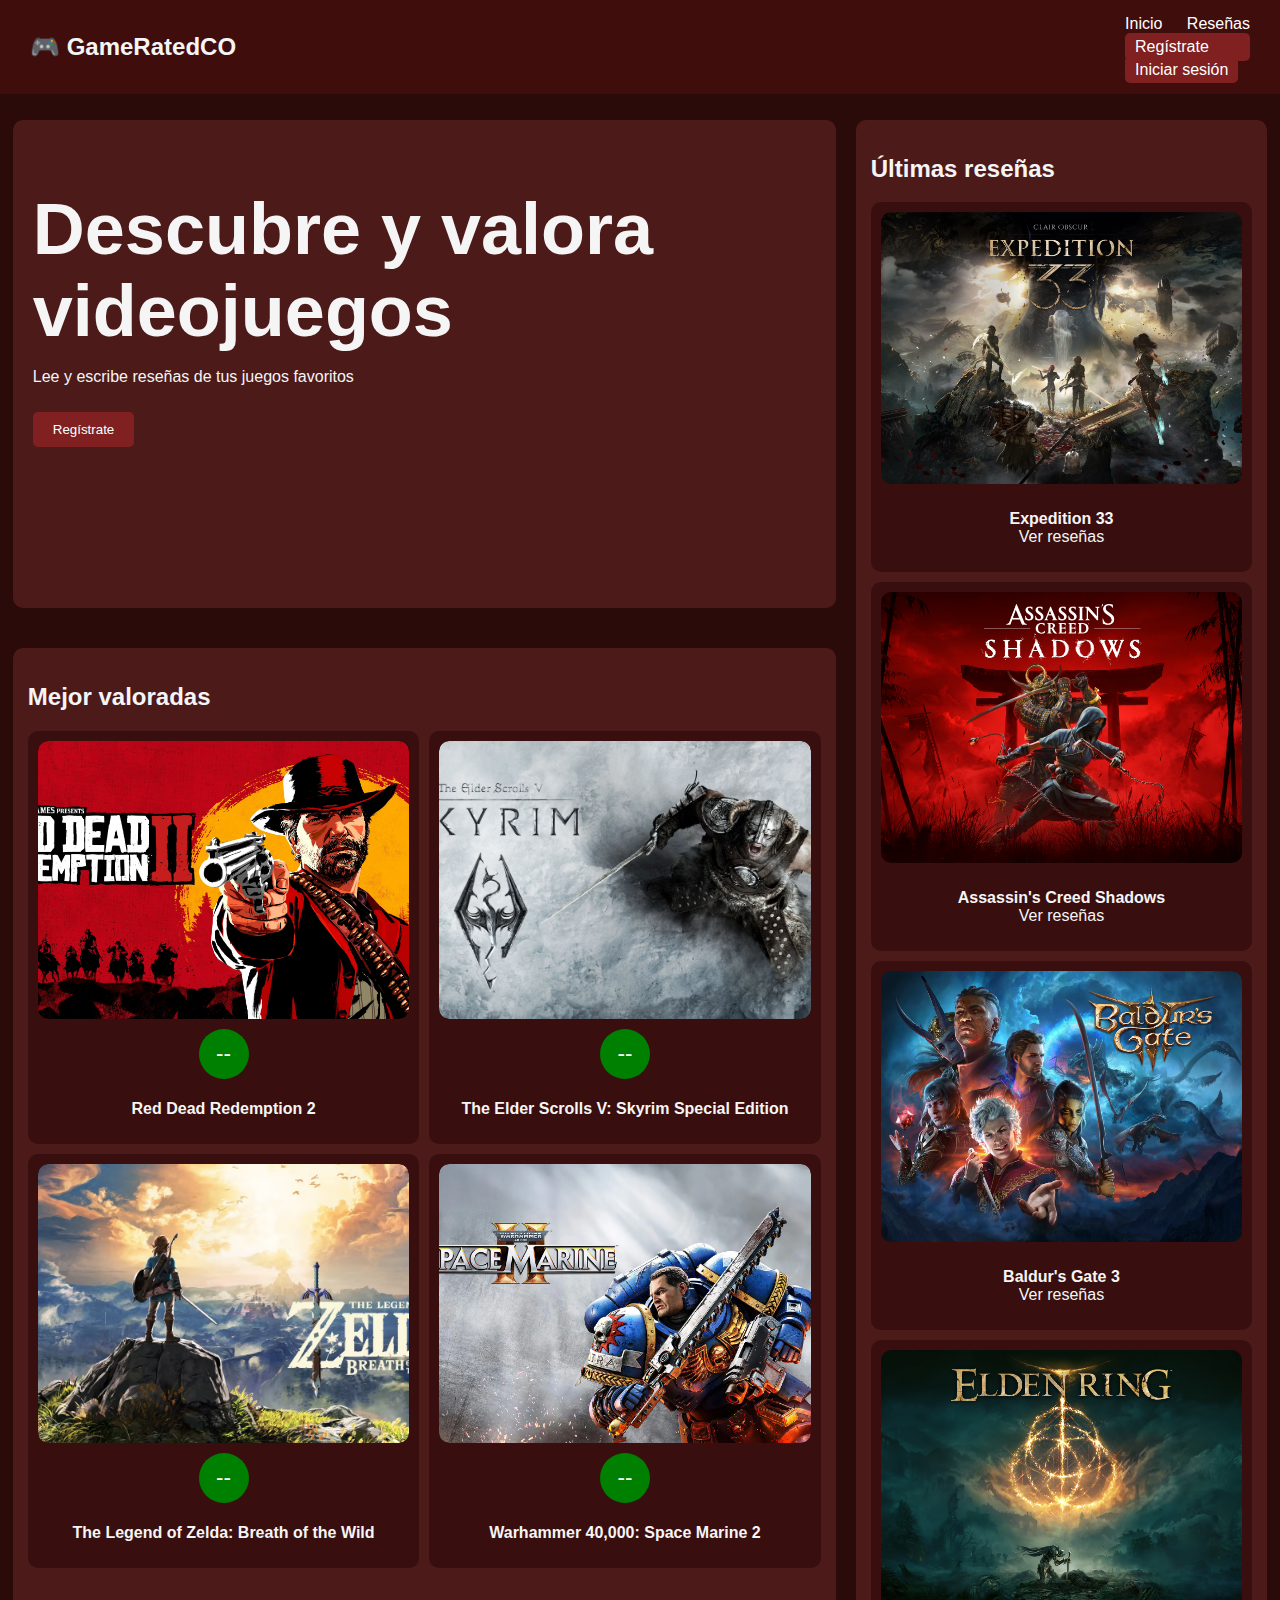
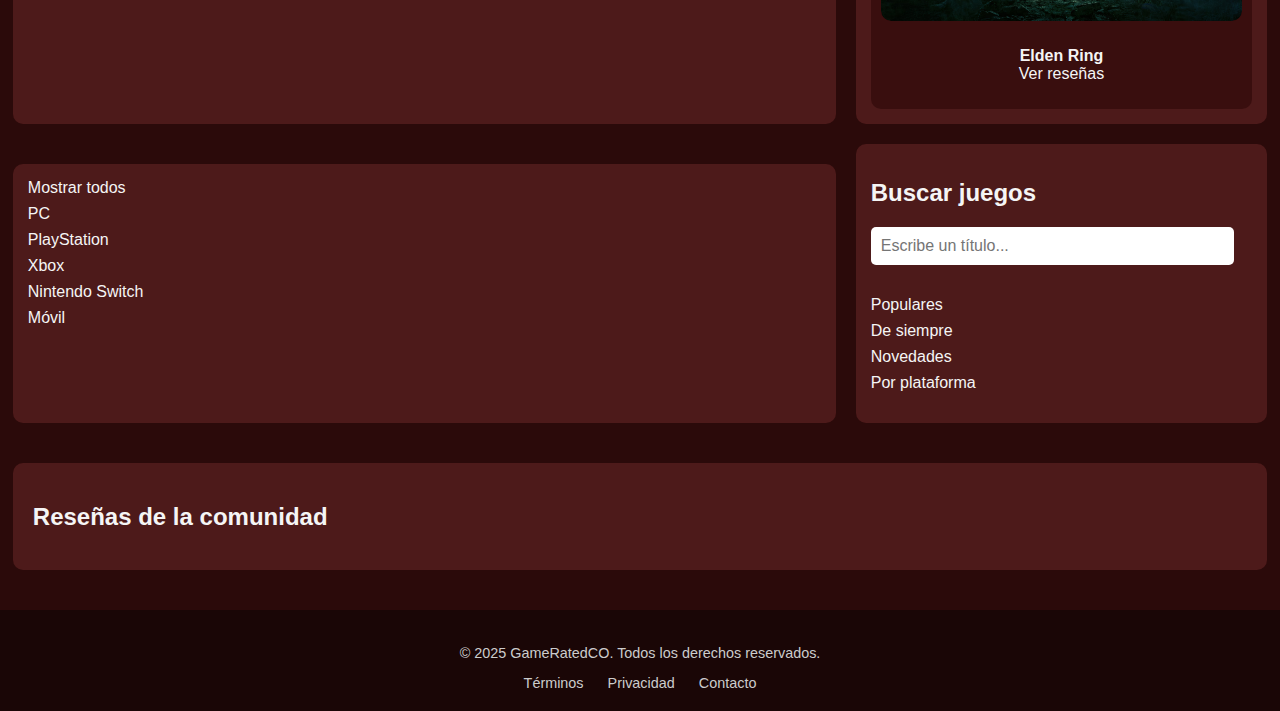
<file: 03. Semestre/01. DESARROLLO WEB/Proyecto final/index.html>
<!DOCTYPE html>
<html lang="es">
<head>
  <meta charset="UTF-8" />
  <meta name="viewport" content="width=device-width, initial-scale=1.0" />
  <title>GameRatedCO</title>
  <link rel="stylesheet" href="style.css"/>
</head>
<body>
 <header>
  <div class="logo">🎮 GameRatedCO</div>
  <nav class="menu">
    <a href="#">Inicio</a>
    <a href="#reseñas-container">Reseñas</a>
    <a href="#" class="btn" data-open-modal="modal-registro" data-no-auth>Regístrate</a>
    <a href="#" class="btn" data-open-modal="modal-login">Iniciar sesión</a>
    <span class="user-badge" data-auth style="display: none;"></span>
  </nav>
</header>

<main>
  <section class="intro">
    <h1>Descubre y valora videojuegos</h1>
    <p>Lee y escribe reseñas de tus juegos favoritos</p>
    <button id="btn-intro">Regístrate</button>
  </section>

  <section class="valoradas">
    <h2>Mejor valoradas</h2>
    <div class="tarjetas">


    <div class="tarjeta" data-plataformas="PC, Xbox,PlayStation,Nintendo Switch">
        <a href="https://store.steampowered.com/app/1174180/Red_Dead_Redemption_2"><div class="imagenV"><img src="Imagenes/img8.jpg" alt="img8"></div></a>
        <div class="puntuacion" data-juego="Red Dead Redemption 2">--</div>
        <p><strong>Red Dead Redemption 2</strong></p>
      </div>


      <div class="tarjeta" data-plataformas="PC,PlayStation">
        <a href="https://store.steampowered.com/app/489830/The_Elder_Scrolls_V_Skyrim_Special_Edition"><div class="imagenV"><img src="Imagenes/img5.jpg" alt="img5"></div></a>
       <div class="puntuacion" data-juego="The Elder Scrolls V: Skyrim Special Edition">--</div>
        <p><strong>The Elder Scrolls V: Skyrim Special Edition</strong></p>
      </div>


      <div class="tarjeta" data-plataformas="Nintendo Switch,PC">
        <a href="https://www.nintendo.com/es-co/store/products/the-legend-of-zelda-breath-of-the-wild-switch/?srsltid=AfmBOoqWzOhuNbxVadwCYybvy9_PJ5AtS7mTvWYFA5bU5z20mNAafyqm"><div class="imagenV"><img src="Imagenes/img6.jpg" alt="img6"></div></a>
     <div class="puntuacion" data-juego="The Legend of Zelda: Breath of the Wild">--</div>
        <p><strong>The Legend of Zelda: Breath of the Wild</strong></p>
      </div>


      <div class="tarjeta" data-plataformas="PC, Xbox, PlayStation">
       <a href="https://store.steampowered.com/app/55150/Warhammer_40000_Space_Marine__Anniversary_Edition/?l=spanish"><div class="imagenV"><img src="Imagenes/img7.jpg" alt="img7"></div></a>
           <div class="puntuacion" data-juego="Warhammer 40,000: Space Marine 2">--</div>
        <p><strong>Warhammer 40,000: Space Marine 2</strong></p>
      </div>
    </div>
  </section>

  <section class="ultimas">
    <h2>Últimas reseñas</h2>
    <div class="tarjetas">
      <div class="tarjeta">
        <a href="https://store.steampowered.com/app/1903340/Clair_Obscur_Expedition_33/"><div class="imagen"><img src="Imagenes/Img1.jpg" alt="img1"></div></a>
        <p><strong>Expedition 33</strong><br>Ver reseñas</p>
      </div>
      <div class="tarjeta">
        <a href="https://store.steampowered.com/app/3159330/Assassins_Creed_Shadows/"><div class="imagen"><img src="Imagenes/img2.jpg" alt="img2"></div></a>
        <p><strong>Assassin's Creed Shadows</strong><br>Ver reseñas</p>
      </div>
      <div class="tarjeta">
        <a href="https://store.steampowered.com/app/1086940/Baldurs_Gate_3/"><div class="imagen"><img src="Imagenes/img3.jpg" alt="img3"></div></a>
        <p><strong>Baldur's Gate 3</strong><br>Ver reseñas</p>
      </div>
      <div class="tarjeta">
        <a href="https://store.steampowered.com/app/1687530/Elder_Ring/"><div class="imagen"><img src="Imagenes/img4.jpg" alt="img4"></div></a>
        <p><strong>Elden Ring</strong><br>Ver reseñas</p>
      </div>
    </div>
  </section>

  <section class="plataformas">
    <ul class="toggle-contenido">
  <li>Mostrar todos</li>
  <li>PC</li>
  <li>PlayStation</li>
  <li>Xbox</li>
  <li>Nintendo Switch</li>
  <li>Móvil</li>
</ul>

  </section>

  <section class="buscar">
    <h2 class="toggle-titulo">Buscar juegos</h2>
    <div class="toggle-contenido">
      <input type="text" id="input-busqueda" placeholder="Escribe un título..." />
      <ul>
        <li>Populares</li>
        <li>De siempre</li>
        <li>Novedades</li>
        <li>Por plataforma</li>
      </ul>
    </div>
  </section>
   <section class="reseña-form">
    <h2>Escribe tu reseña</h2>
    <form id="form-reseña">
      <select id="juego-reseña" required>
        <option value="">Selecciona un juego</option>
        <option value="Red Dead Redemption 2">Red Dead Redemption 2</option>
        <option value="The Elder Scrolls V: Skyrim Special Edition">The Elder Scrolls V: Skyrim Special Edition</option>
        <option value="The Legend of Zelda: Breath of the Wild">The Legend of Zelda: Breath of the Wild</option>
        <option value="Warhammer 40,000: Space Marine 2">Warhammer 40,000: Space Marine 2</option>
      </select>


      <input type="number" id="puntuacion" min="1" max="10" placeholder="Puntuación (1-10)" required>
      <textarea id="comentario" placeholder="Escribe tu reseña..." required></textarea>
      <button type="submit">Enviar reseña</button>
    </form>
  </section>

  <section class="reseñas-container">
    <h2>Reseñas de la comunidad</h2>
    <div id="lista-reseñas"></div>
  </section>
</main>

<footer class="footer">
  <div class="footer-content">
    <p>&copy; 2025 GameRatedCO. Todos los derechos reservados.</p>
    <div class="footer-links">
      <a href="#">Términos</a>
      <a href="#">Privacidad</a>
      <a href="#">Contacto</a>
    </div>
  </div>

 
</footer>

<!-- Modal Registro -->
<div id="modal-registro" class="modal">
  <div class="modal-contenido">
    <span class="cerrar">&times;</span>
    <h2>Regístrate</h2>
    <form id="form-registro">
      <input type="text" id="nombre" placeholder="Nombre completo" required>
      <input type="email" id="correo" placeholder="Correo electrónico" required>
      <input type="password" id="contrasena" placeholder="Contraseña" required>
      <button type="submit">Crear cuenta</button>
    </form>
    <p>¿Ya tienes cuenta? <a href="#" data-open-modal="modal-login">Inicia sesión</a></p>
  </div>
</div>

<!-- Modal Login -->
<div id="modal-login" class="modal">
  <div class="modal-contenido">
    <span class="cerrar">&times;</span>
    <h2>Iniciar sesión</h2>
    <form id="form-login">
      <input type="email" id="login-correo" placeholder="Correo electrónico" required>
      <input type="password" id="login-contrasena" placeholder="Contraseña" required>
      <button type="submit">Ingresar</button>
    </form>
    <p id="mensaje-login"></p>
    <p>¿No tienes cuenta? <a href="#" data-open-modal="modal-registro">Regístrate aquí</a></p>
  </div>
</div>

<script src="script.js"></script>
</body>
</html>
</file>
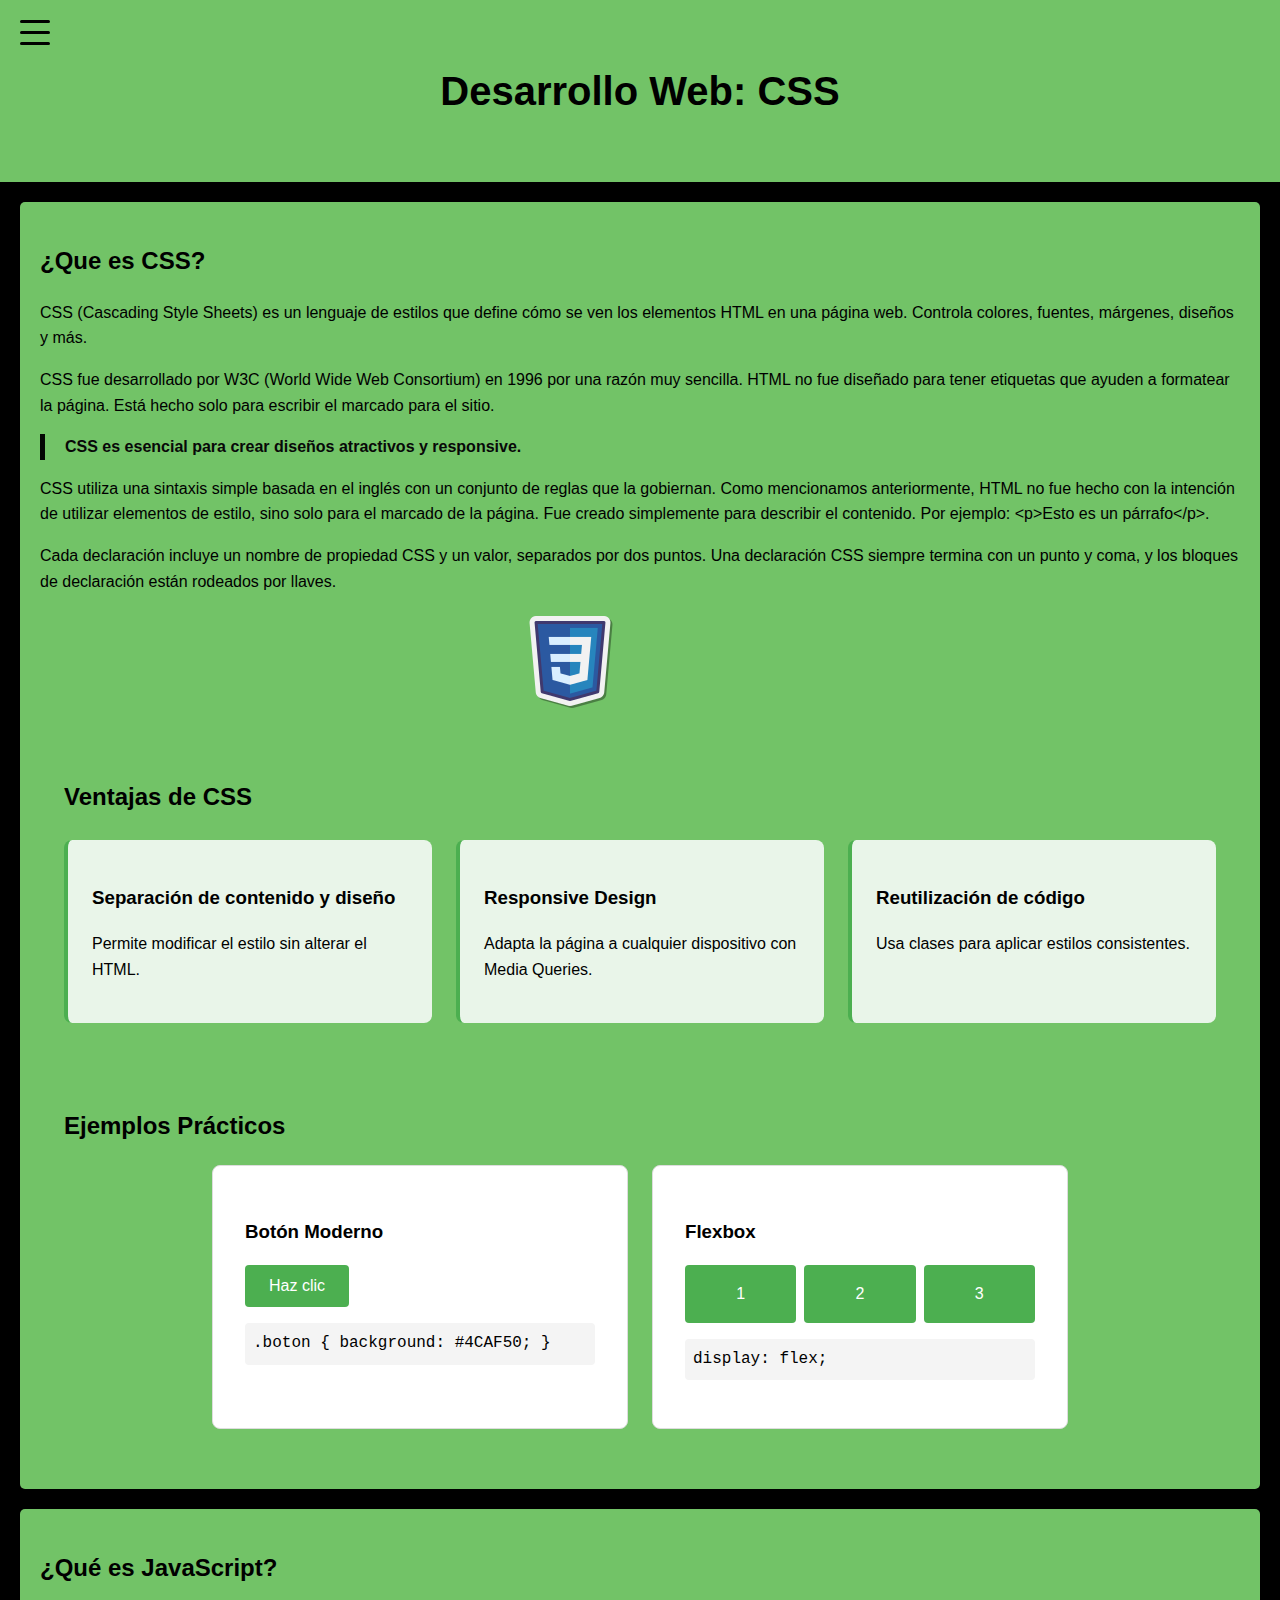
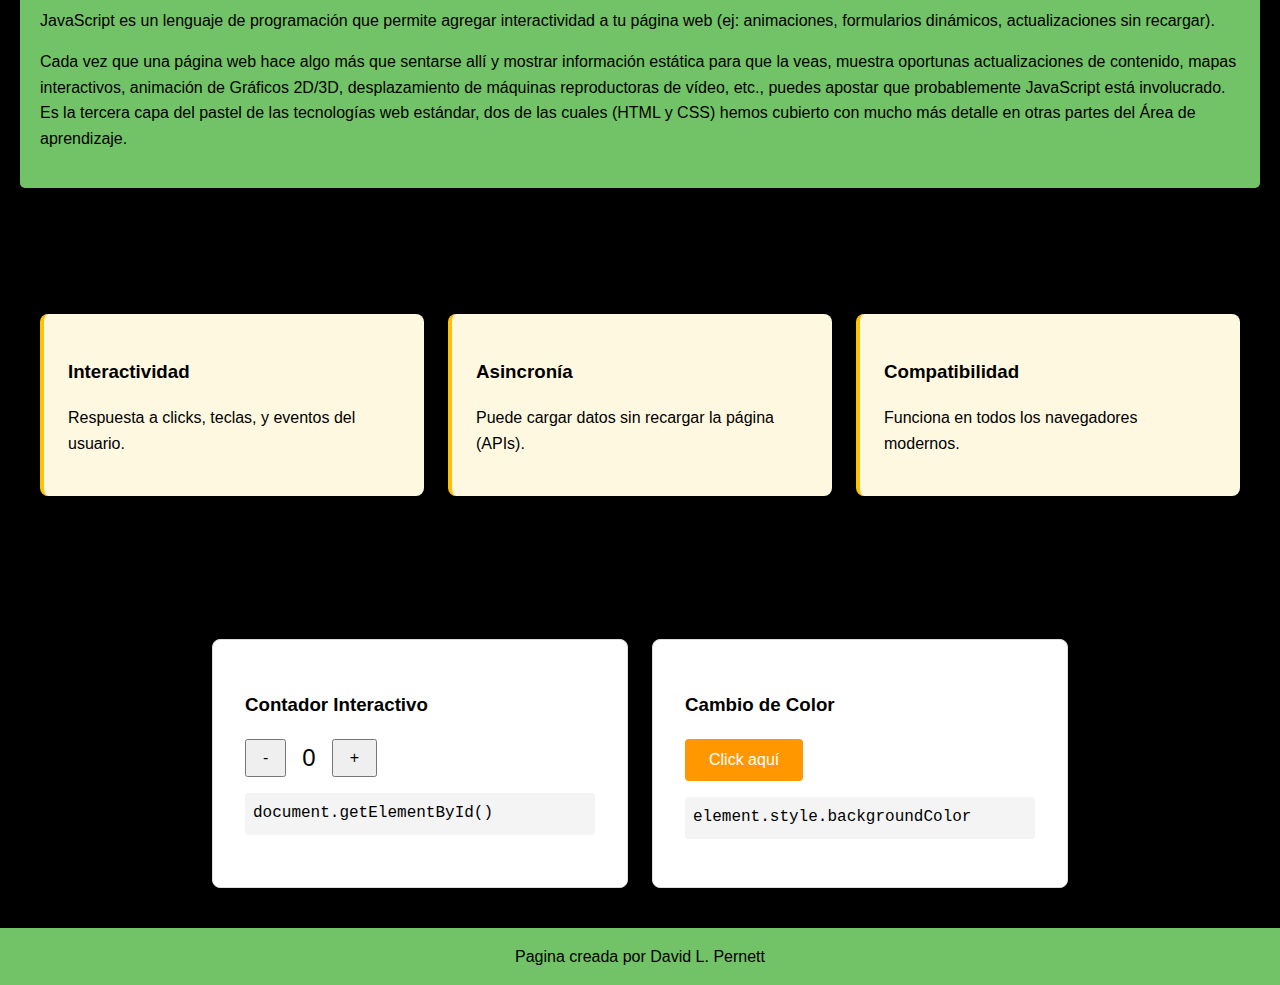
<file: 03. Semestre/01. DESARROLLO WEB/tabla-css/index.html>
<!DOCTYPE html>
<html lang="en">
<head>
    <meta charset="UTF-8">
    <meta name="viewport" content="width=device-width, initial-scale=1.0">
    <title>Infografia CSS</title>
    <link rel="stylesheet" href="style.css">
</head>
<body>
    
    <!-- Menú Hamburguesa -->
<div class="menu-hamburguesa">
    <!-- Icono de 3 líneas -->
    <div class="hamburguesa-icono" id="hamburguesa">
        <div class="linea"></div>
        <div class="linea"></div>
        <div class="linea"></div>
    </div>
    <!-- Contenedor de enlaces (oculto inicialmente) -->
    <nav class="menu-lateral" id="menuLateral">
        <ul>
            <li><a href="#que-es-css">¿Qué es CSS?</a></li>
            <li><a href="#ventajas-css">Ventajas CSS</a></li>
            <li><a href="#ejemplos-css">Ejemplos CSS</a></li>
            <li><a href="#que-es-js">¿Qué es JS?</a></li>
            <li><a href="#ventajas-js">Ventajas JS</a></li>
            <li><a href="#ejemplos-js">Ejemplos JS</a></li>
        </ul>
    </nav>
</div>

    <header>
        <h1>Desarrollo Web: CSS</h1>
    </header>

    <main>
        <!--Seccion 1 que es CCS?-->
        <section id="que-es-css">
            <h2>¿Que es CSS?</h2>
            <p>CSS (Cascading Style Sheets) es un lenguaje de estilos que define cómo se ven los elementos HTML 
                en una página web. Controla colores, fuentes, márgenes, diseños y más.</p>
                
                <p>CSS fue desarrollado por W3C (World Wide Web Consortium) en 1996 por una razón muy sencilla. HTML no fue diseñado para tener etiquetas 
                    que ayuden a formatear la página. Está hecho solo para escribir el marcado para el sitio.</p>
                <p class="destacado">CSS es esencial para crear diseños atractivos y responsive.</p>
                <p>CSS utiliza una sintaxis simple basada en el inglés con un conjunto de reglas que la gobiernan. Como mencionamos anteriormente, HTML no fue hecho con la intención de utilizar elementos de estilo, 
                    sino solo para el marcado de la página. Fue creado simplemente para describir el contenido. Por ejemplo: &lt;p&gt;Esto es un párrafo&lt;/p&gt;.</p>
                    <p id="parrafo-corte">Cada declaración incluye un nombre de propiedad CSS y un valor, separados por dos puntos. 
                        Una declaración CSS siempre termina con un punto y coma, y ​​los bloques de declaración están rodeados por llaves.</p>
                <a href="https://www.ionos.com/es-us/digitalguide/paginas-web/diseno-web/que-es-css/" title="Visitar pagina web con mas detalles" target="_blank"><img id="imagen-scc" src="imagenes/icons8-css3-100.png" alt="imagen css" loading="lazy"
                    style="max-width: 100%; height: auto;"></a>

                    <!-- Sección 2: Ventajas de CSS -->
        <section id="ventajas-css" class="seccion">
            <h2>Ventajas de CSS</h2>
            <div class="grid-ventajas">
                <div class="ventaja">
                    <h3>Separación de contenido y diseño</h3>
                    <p>Permite modificar el estilo sin alterar el HTML.</p>
                </div>
                <div class="ventaja">
                    <h3>Responsive Design</h3>
                    <p>Adapta la página a cualquier dispositivo con Media Queries.</p>
                </div>
                <div class="ventaja">
                    <h3>Reutilización de código</h3>
                    <p>Usa clases para aplicar estilos consistentes.</p>
                </div>
            </div>
        </section>

        <!-- Sección 3: Ejemplos de CSS -->
        <section id="ejemplos-css" class="seccion">
            <h2>Ejemplos Prácticos</h2>
            <div class="ejemplos-container">
                <div class="ejemplo">
                    <h3>Botón Moderno</h3>
                    <button class="boton-ejemplo">Haz clic</button>
                    <p class="codigo">.boton { background: #4CAF50; }</p>
                </div>
                <div class="ejemplo">
                    <h3>Flexbox</h3>
                    <div class="container-flex">
                        <div class="item-flex">1</div>
                        <div class="item-flex">2</div>
                        <div class="item-flex">3</div>
                    </div>
                    <p class="codigo">display: flex;</p>
                </div>
            </div>
        </section>
        </section>
        <!-- Sección 4: ¿Qué es JavaScript? -->
<section id="que-es-js" class="seccion">
    <h2>¿Qué es JavaScript?</h2>
    <p>JavaScript es un lenguaje de programación que permite agregar interactividad a tu página web (ej: animaciones, formularios dinámicos, actualizaciones sin recargar).</p>
    <p>Cada vez que una página web hace algo más que sentarse allí y mostrar información estática para que la veas, muestra oportunas actualizaciones de contenido, mapas interactivos, animación de Gráficos 2D/3D, desplazamiento de máquinas reproductoras de vídeo, etc., puedes apostar que probablemente JavaScript está involucrado. 
        Es la tercera capa del pastel de las tecnologías web estándar, dos de las cuales (HTML y CSS) hemos cubierto con mucho más detalle en otras partes del Área de aprendizaje.</p>
</section>

<!-- Sección 5: Ventajas de JavaScript -->
<section id="ventajas-js" class="seccion">
    <h2>Ventajas de JavaScript</h2>
    <div class="grid-ventajas">
        <div class="ventaja">
            <h3>Interactividad</h3>
            <p>Respuesta a clicks, teclas, y eventos del usuario.</p>
        </div>
        <div class="ventaja">
            <h3>Asincronía</h3>
            <p>Puede cargar datos sin recargar la página (APIs).</p>
        </div>
        <div class="ventaja">
            <h3>Compatibilidad</h3>
            <p>Funciona en todos los navegadores modernos.</p>
        </div>
    </div>
</section>

<!-- Sección 6: Ejemplos de JavaScript -->
<section id="ejemplos-js" class="seccion">
    <h2>Ejemplos Prácticos</h2>
    <div class="ejemplos-container">
        <div class="ejemplo">
            <h3>Contador Interactivo</h3>
            <div class="contador">
                <button id="decrementar">-</button>
                <span id="valor">0</span>
                <button id="incrementar">+</button>
            </div>
            <p class="codigo">document.getElementById()</p>
        </div>
        <div class="ejemplo">
            <h3>Cambio de Color</h3>
            <button id="cambiar-color" class="boton-ejemplo">Click aquí</button>
            <p class="codigo">element.style.backgroundColor</p>
        </div>
    </div>
</section>
    </main>

    <footer>Pagina creada por David L. Pernett</footer>
    <script>
        const hamburguesa = document.getElementById('hamburguesa');
        const menuLateral = document.getElementById('menuLateral');
    
        hamburguesa.addEventListener('click', () => {
            // Alternar clases para mostrar/ocultar menú y animar icono
            menuLateral.classList.toggle('mostrar');
            hamburguesa.classList.toggle('activo');
        });
    
        // Cerrar menú al hacer clic en un enlace
        document.querySelectorAll('.menu-lateral a').forEach(enlace => {
            enlace.addEventListener('click', () => {
                menuLateral.classList.remove('mostrar');
                hamburguesa.classList.remove('activo');
            });
        });
    </script>
</body>
</html>
</file>
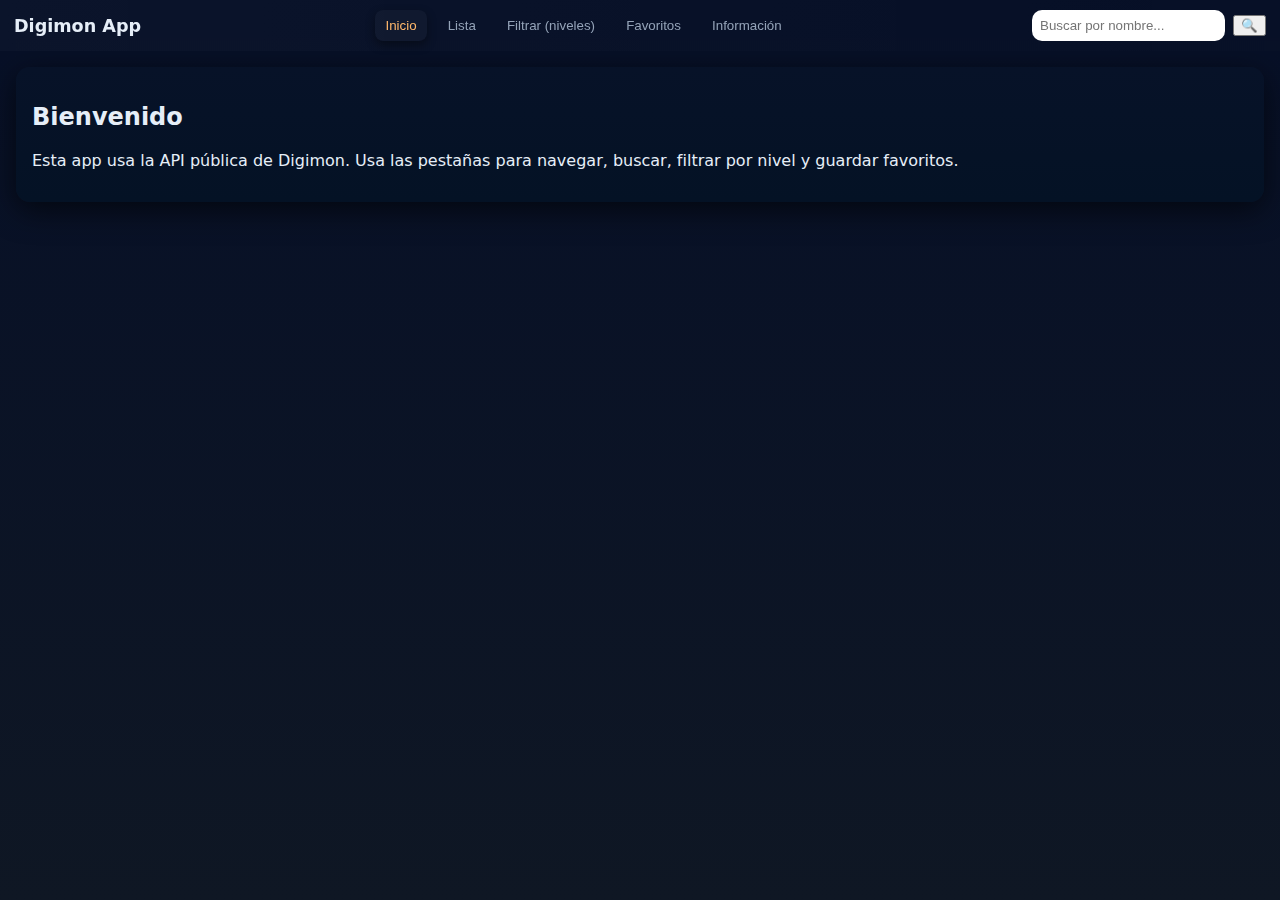
<file: 04.Semestre/04. APLICACIONES WEB/digimon-app/index.html>
<!doctype html>
<html lang="es">
<head>
  <meta charset="utf-8" />
  <meta name="viewport" content="width=device-width,initial-scale=1" />
  <title>Digimon App - APK JS/CSS</title>

  <!-- Manifest (icon + splash) -->
  <link rel="manifest" href="manifest.json" />
  <link rel="icon" href="assets/icon.png" />

  <link rel="stylesheet" href="styles.css" />
</head>
<body>
  <!-- MENÚ (único HTML permitido) -->
  <header class="menu">
    <h1 class="logo">Digimon App</h1>
    <nav class="menu-tabs" id="menuTabs">
      <!-- Los botones del menú se inyectan/activan por JS para facilitar la evaluación -->
      <button data-tab="home" class="active">Inicio</button>
      <button data-tab="list">Lista</button>
      <button data-tab="levels">Filtrar (niveles)</button>
      <button data-tab="favorites">Favoritos</button>
      <button data-tab="info">Información</button>
    </nav>

    <div class="menu-actions">
      <input id="searchInput" placeholder="Buscar por nombre..." aria-label="Buscar Digimon" />
      <button id="searchBtn">🔍</button>
    </div>
  </header>

  <!-- CONTENEDOR PRINCIPAL: todo lo demás lo controla JS -->
  <main id="appRoot" class="app-root"></main>

  <script src="app.js"></script>
</body>
</html>
</file>
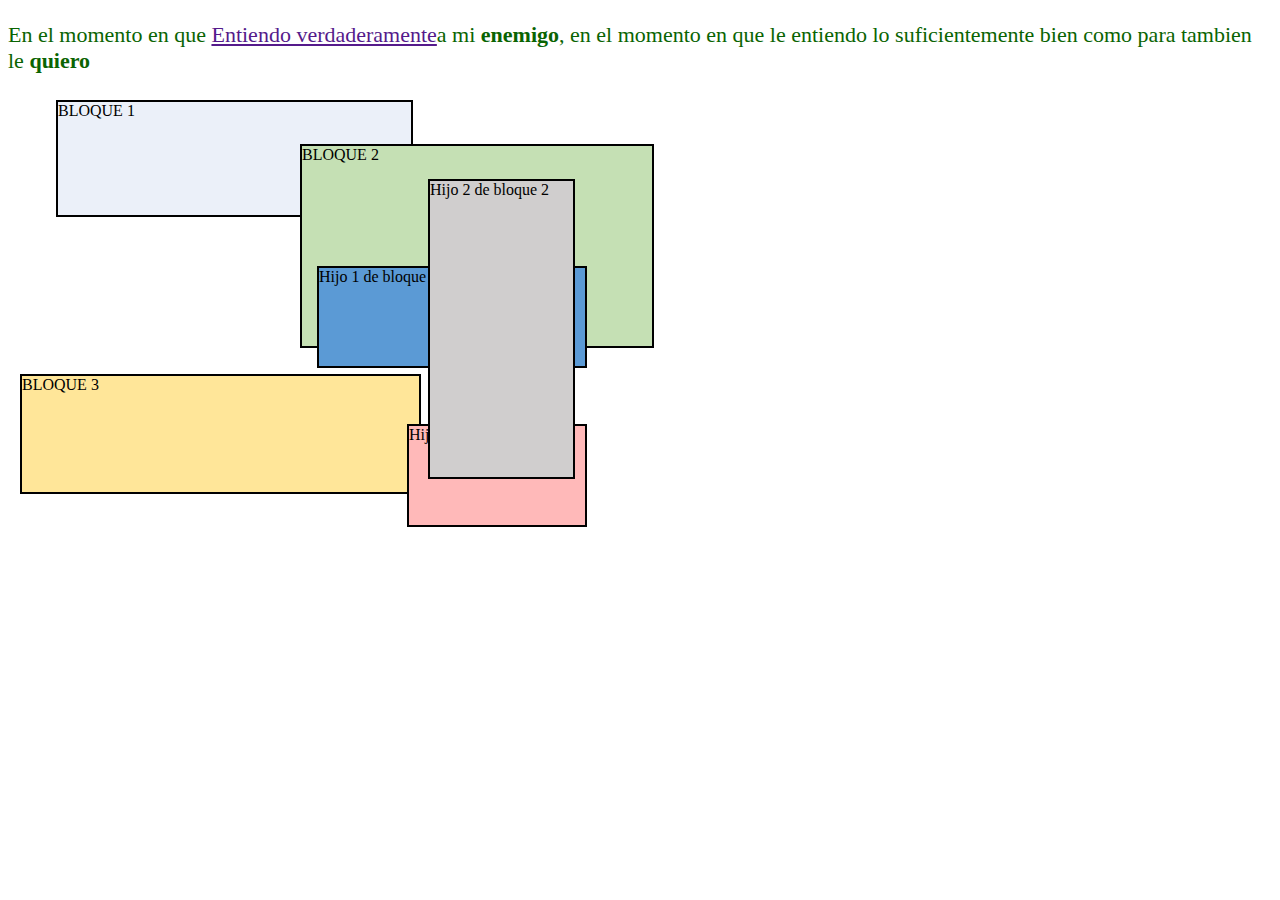
<file: 03. Semestre/01. DESARROLLO WEB/Codigo/Bloques de css/index.html>
<!DOCTYPE html>
<html lang="en">
<head>
    <meta charset="UTF-8">
    <meta name="viewport" content="width=device-width, initial-scale=1.0">
    <title>Document</title>
    <link rel="stylesheet" href="/03. Semestre/01. DESARROLLO WEB/Codigo/Bloques de css/style.css">
</head>

<body>
    <div class="bloque1">BLOQUE 1</div>

    <div class="bloque2">BLOQUE 2
        <div class="hijo1">Hijo 1 de bloque 2</div>
        <div class="hijo2">Hijo 2 de bloque 2</div>
        <div class="hijo3">Hijo 3 de bloque 2</div>
    </div>
    
    <div class="bloque3">BLOQUE 3</div>
    <P id="parrafo">
        En el momento en que <a href="" target="_blank">Entiendo verdaderamente</a>a mi <b>enemigo</b>,
        en el momento en que le <span class="Prueba">entiendo</span> lo suficientemente bien como para <span class="h3">tambien 
        le <b>quiero</b></span>
    </P></div>
</body>
</html>
</file>
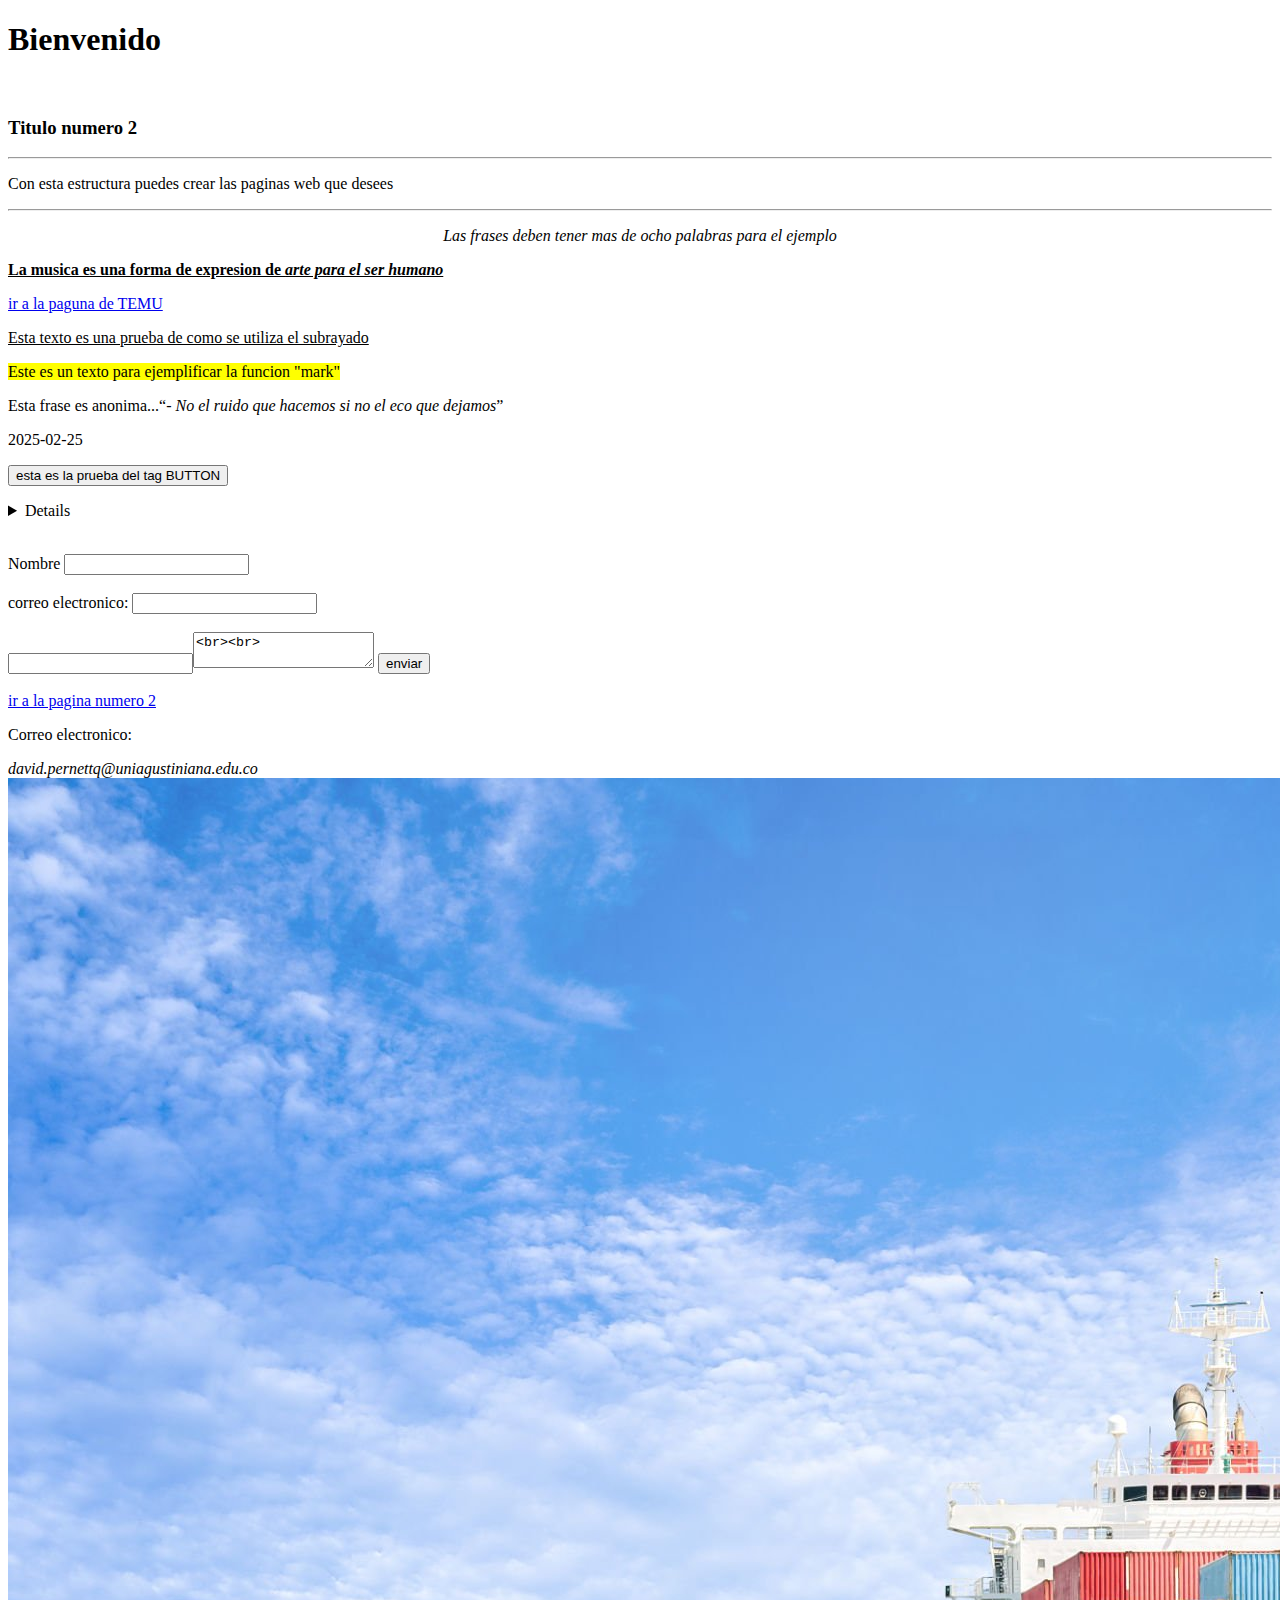
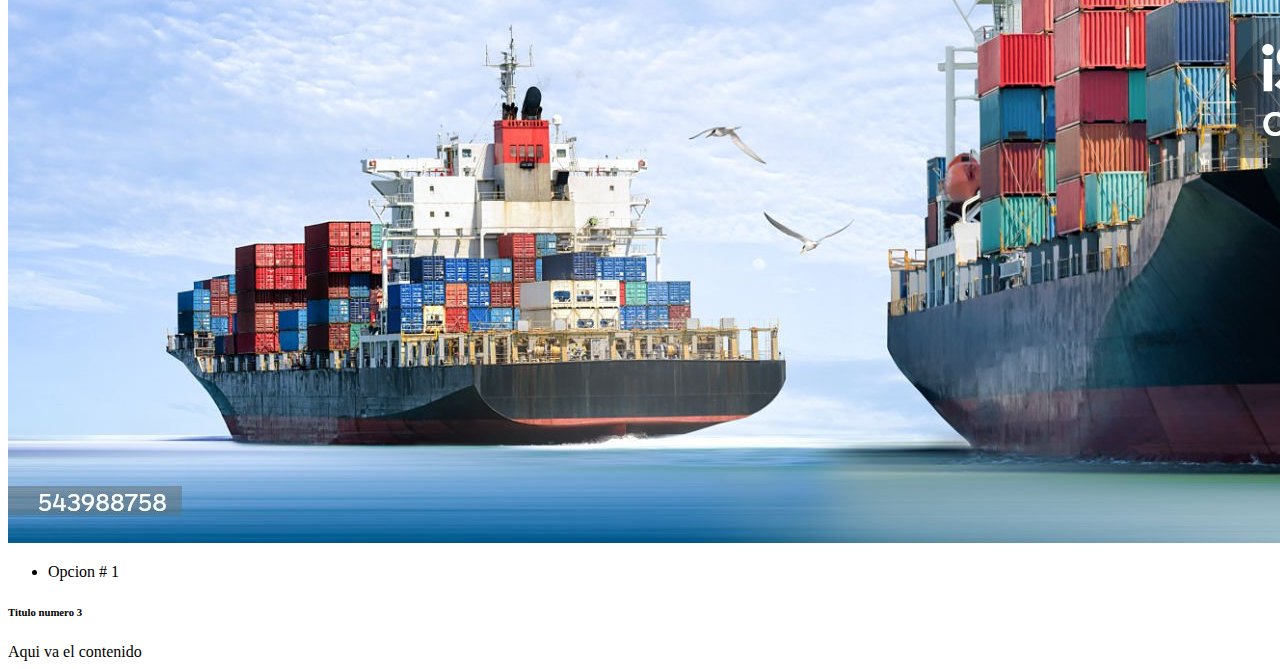
<file: 03. Semestre/01. DESARROLLO WEB/David P/01.Home.html>
<!DOCTYPE html>
<html>
	<head>
		<title>Mipaginaweb</title>
	</head>
	<body>
	<h1>Bienvenido</h1>
	<br>
	<h3>Titulo numero 2</h3>
	<hr>

	<p>Con esta estructura puedes crear las paginas web que desees</p>

	<hr>
	<center><p><i>Las frases deben tener mas de ocho palabras para el ejemplo</i></p></center>
	<p><b><u>La musica es una forma de expresion de <i>arte para el ser humano</i></u></b></p>
	<a href="https://www.temu.com/co">ir a la paguna de TEMU</a>
	<br>

	<p><u>Esta texto es una prueba de como se utiliza el subrayado</u></p>

	<p><mark>Este es un texto para ejemplificar la funcion "mark"</p></mark>

	<p>Esta frase es anonima...<q><i>- No el ruido que hacemos si no el eco que dejamos</i></q></p>

	<p><time datetime="">2025-02-25</time></p>


	<p><button>esta es la prueba del tag BUTTON</button></p>

	<p><details>Aca puede tener mas detalles</details></p>


	<form action= "/enviar" method="post"><br><!--Etiqueta para el campo de nombre-->
	
	<label for="nombre">Nombre</label>
	<input type="text" id="nombre" name="nombre" required><br><br>
	<label for="email">correo electronico:</label>
	<input type="email" id="email" name="email" required><br><br>
	<input type="email" id="email" name="mensaje" rows="4" cols="50" required><textarea><br><br></textarea>		
	<button type="sumbit">enviar</button><br><br>
</form>

	<a href="PAGINA2.html">ir a la pagina numero 2</a>
	<p>Correo electronico: </p><address>david.pernettq@uniagustiniana.edu.co</address>
	<img src="Imagenes/Barco.jpg" alt="Imagen Barco">
	<table></table>

	<menu>
		<li>Opcion # 1</li>
	</menu>

	<h6>Titulo numero 3</h6>
	Aqui va el contenido 
	</body>
</html>
</file>
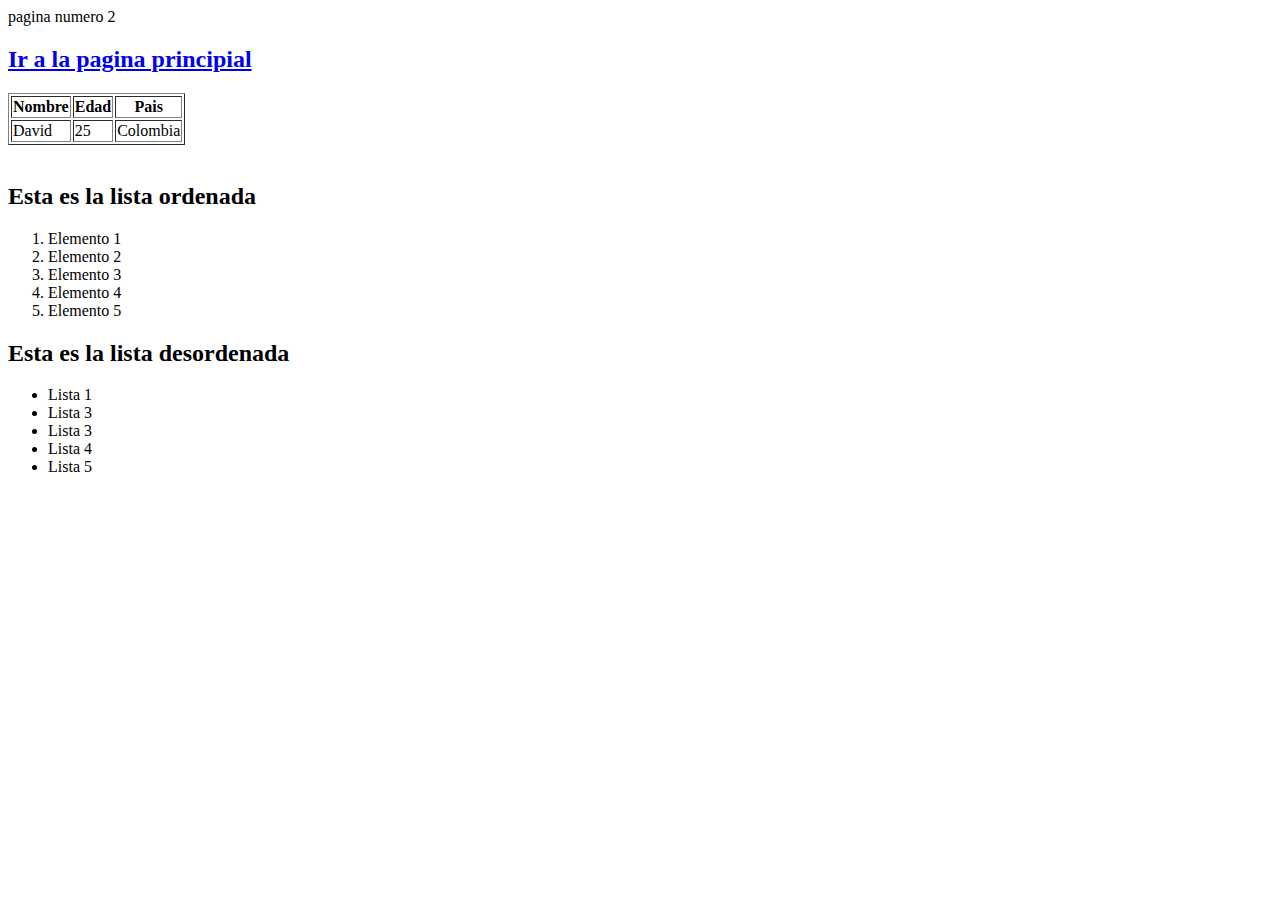
<file: 03. Semestre/01. DESARROLLO WEB/David P/02. pagina 2.html>
<!DOCTYPE html>
<html lang="en">
<head>
    <meta charset="UTF-8">
    <meta name="viewport" content="width=device-width, initial-scale=1.0">
    <title>Hola esta es la pagina</title>
</head>
<body>pagina numero 2
    <p><h2><a href="pagina.html">Ir a la pagina principial</a></h2></p>
    <table border="1"> <!--border es para añadir bordes a la tabla-->
    <tr> <!--Primera fila-->
        <th>Nombre</th>
        <th>Edad</th>
        <th>Pais</th>
    </tr>
    <tr> <!--Segunda fila-->
    <td>David</td>
    <td>25</td>
    <td>Colombia</td>
    </tr>
<!--Agregar mas filas si es necesarios-->
    </table>
<br>
<h2>Esta es la lista ordenada</h2>
<ol>
    <li>Elemento 1</li>
    <li>Elemento 2</li>
    <li>Elemento 3</li>
    <li>Elemento 4</li>
    <li>Elemento 5</li>
</ol>

<h2>Esta es la lista desordenada</h2>
<ul>
    <li>Lista 1</li>
    <li>Lista 3</li>
    <li>Lista 3</li>
    <li>Lista 4</li>
    <li>Lista 5</li>
</ul>

</body>
</html>
</file>
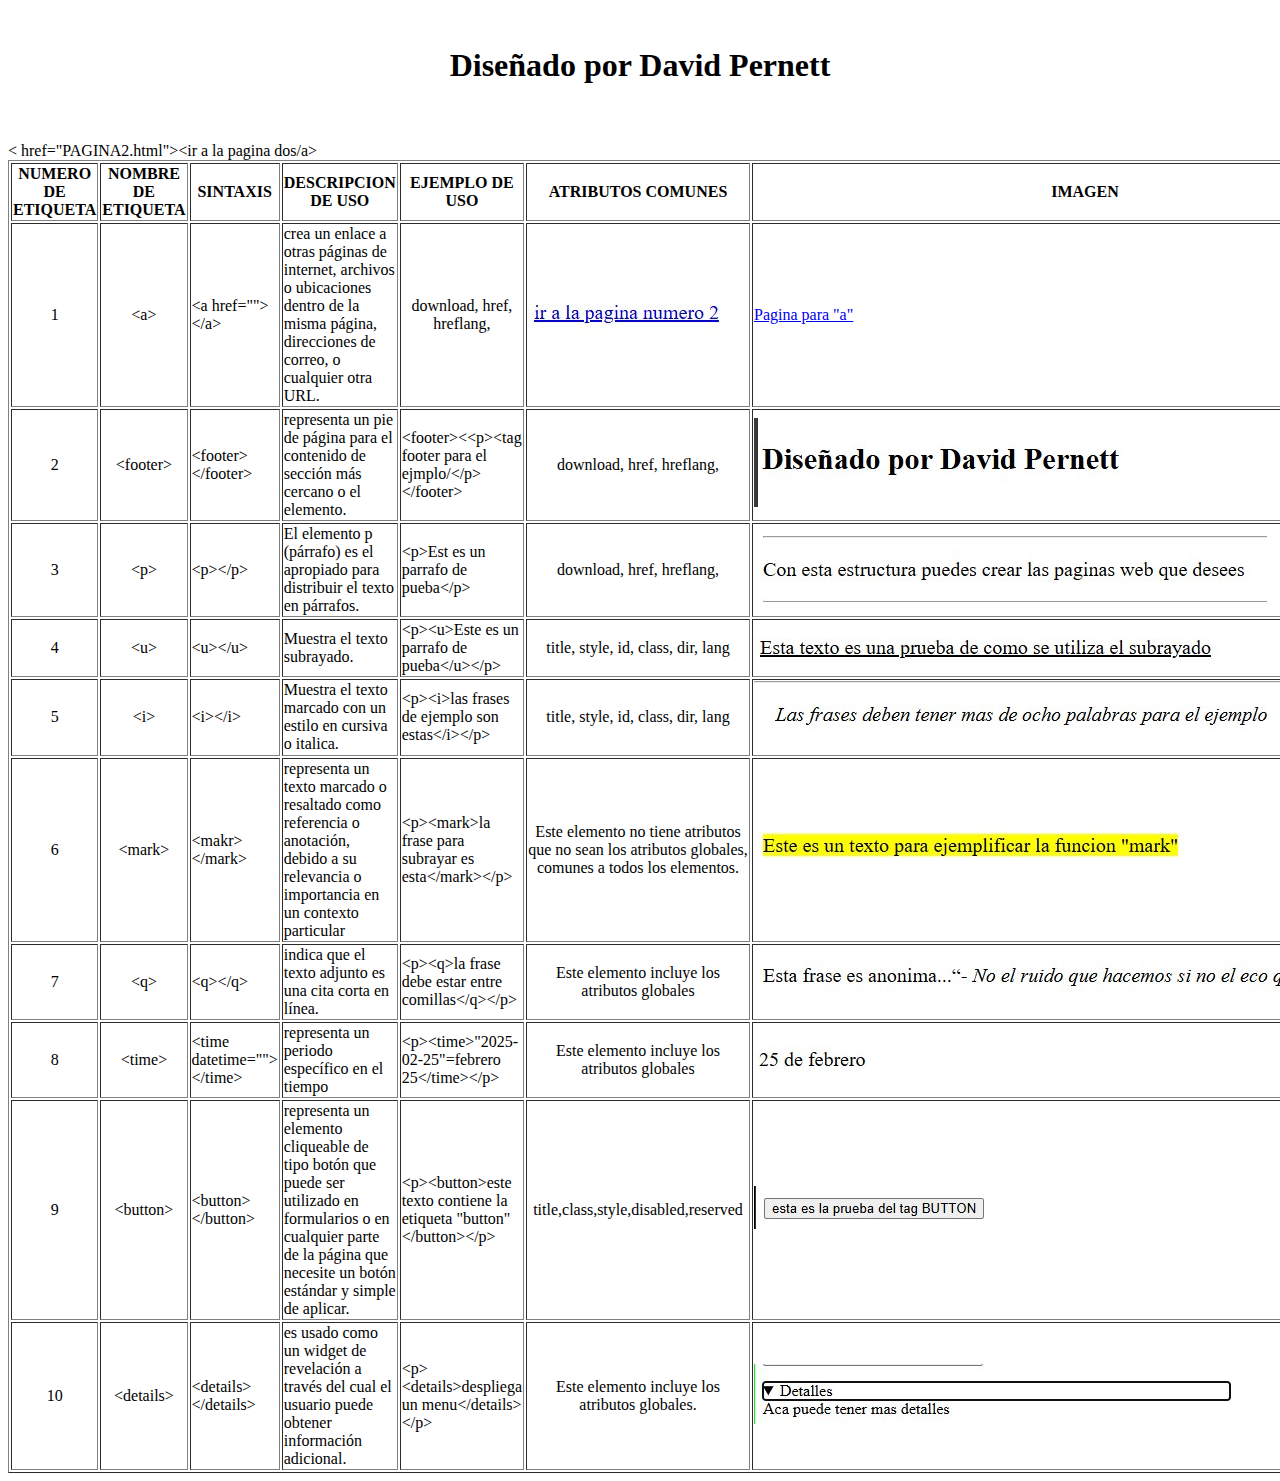
<file: 03. Semestre/01. DESARROLLO WEB/David P/03. lista de tags.html>
<!DOCTYPE html>
<html lang="en">
<head>
    <meta charset="UTF-8">
    <meta name="viewport" content="width=device-width, initial-scale=1.0">
    <title>Lista de tags</title>
</head>
<br>
<footer><center><h1>Diseñado por David Pernett</center></h1></footer>
<br><br>
<body>
    <table border="1">
    <tr><!--Titulo de la tabla-->
        <th>NUMERO DE ETIQUETA</th>
        <th>NOMBRE DE ETIQUETA</th>
        <th>SINTAXIS</th>
        <th>DESCRIPCION DE USO</th>
        <th>EJEMPLO DE USO</th>
        <th>ATRIBUTOS COMUNES</th>
        <th>IMAGEN</th>
        <th>ENLACE</th>
</tr>
<tr><!--Tag1-->
<td><center>1</center></td><!--NUMERO DE LA ETIQUETA-->
<td><center>&lt;a&gt;</center></td><!--NOMBRE DE LA ETIQUETA-->
<td>&lt;a href=""&gt;&lt;/a&gt;</td><!--SINTAXIS-->
<td>crea un enlace a otras páginas de internet, archivos o ubicaciones dentro de la misma página, direcciones de correo, o cualquier otra URL. </td><!--DEFINICION-->
<tda>&lt; href="PAGINA2.html"&gt;&lt;ir a la pagina dos/a&gt;</td><!--EJEMPLO DE USO-->
<td><center>download, href, hreflang,</center> </td><!--ATRIBUTOS-->
<td><img src="Imagenes/TAG_a_.jpg" alt="imagen de tag a"></td><!--IMAGEN DE USO-->
<td><a href="https://developer.mozilla.org/es/docs/Web/HTML/Element/a">Pagina para "a"</a></td><!--PAGINA DE USO-->
</tr>

<tr><!--Tag2-->
<td><center>2</center></td><!--NUMERO DE LA ETIQUETA-->
<td><center>&lt;footer&gt;</center></td><!--NOMBRE DE LA ETIQUETA-->
<td>&lt;footer&gt;&lt;/footer&gt;</td><!--SINTAXIS-->
<td>representa un pie de página para el contenido de sección más cercano o el elemento. </td><!--DEFINICION-->
<td>&lt;footer&gt;&lt;&lt;p&gt;&lt;tag footer para el ejmplo/&lt;/p&gt;&lt;/footer&gt;</td><!--EJEMPLO DE USO-->
<td><center>download, href, hreflang,</center> </td><!--ATRIBUTOS-->
<td><img src="Imagenes/footer.jpg" alt="imagen de tag footer"></td><!--IMAGEN DE USO-->
<td>https://developer.mozilla.org/es/docs/Web/HTML/Element/footer</td><!--PAGINA DE USO-->
</tr>

<tr><!--Tag3-->
<td><center>3</center></td><!--NUMERO DE LA ETIQUETA-->
<td><center>&lt;p&gt;</center></td><!--NOMBRE DE LA ETIQUETA-->
<td>&lt;p&gt;&lt;/p&gt;</td><!--SINTAXIS-->
<td>El elemento p (párrafo) es el apropiado para distribuir el texto en párrafos.</td><!--DEFINICION-->
<td>&lt;p&gt;Est es un parrafo de pueba&lt;/p&gt;</td><!--EJEMPLO DE USO-->
<td><center>download, href, hreflang,</center> </td><!--ATRIBUTOS-->
<td><img src="Imagenes/p.jpg" alt="imagen de tag P"></td><!--IMAGEN DE USO-->
<td>https://developer.mozilla.org/es/docs/Web/HTML/Element/p</td><!--PAGINA DE USO-->
</tr>

<tr><!--Tag4-->
<td><center>4</center></td><!--NUMERO DE LA ETIQUETA-->
<td><center>&lt;u&gt;</center></td><!--NOMBRE DE LA ETIQUETA-->
<td>&lt;u&gt;&lt;/u&gt;</td><!--SINTAXIS-->
<td>Muestra el texto subrayado.</td><!--DEFINICION-->
<td>&lt;p&gt;&lt;u&gt;Este es un parrafo de pueba&lt;/u&gt;&lt;/p&gt;</td><!--EJEMPLO DE USO-->
<td><center>title, style, id, class, dir, lang</center> </td><!--ATRIBUTOS-->
<td><img src="Imagenes/u.jpg" alt="imagen parrafo subrayado"></td><!--IMAGEN DE USO-->
<td>https://developer.mozilla.org/es/docs/Web/HTML/Element/u#muestra_el_texto_subrayado.</td><!--PAGINA DE USO-->
</tr>


<tr><!--Tag5-->
    <td><center>5</center></td><!--NUMERO DE LA ETIQUETA-->
    <td><center>&lt;i&gt;</center></td><!--NOMBRE DE LA ETIQUETA-->
    <td>&lt;i&gt;&lt;/i&gt;</td><!--SINTAXIS-->
    <td>Muestra el texto marcado con un estilo en cursiva o italica.</td><!--DEFINICION-->
    <td>&lt;p&gt;&lt;i&gt;las frases de ejemplo son estas&lt;/i&gt;&lt;/p&gt;</td><!--EJEMPLO DE USO-->
    <td><center>title, style, id, class, dir, lang</center> </td><!--ATRIBUTOS-->
    <td><img src="Imagenes/i.jpg" alt="imagen de cursiva"></td><!--IMAGEN DE USO-->
    <td>https://developer.mozilla.org/es/docs/Web/HTML/Element/i</td><!--PAGINA DE USO-->
</tr>

<tr><!--Tag6-->
    <td><center>6</center></td><!--NUMERO DE LA ETIQUETA-->
    <td><center>&lt;mark&gt;</center></td><!--NOMBRE DE LA ETIQUETA-->
    <td>&lt;makr&gt;&lt;/mark&gt;</td><!--SINTAXIS-->
    <td>representa un texto marcado o resaltado como referencia o anotación, debido a su relevancia o importancia en un contexto particular</td><!--DEFINICION-->
    <td>&lt;p&gt;&lt;mark&gt;la frase para subrayar es esta&lt;/mark&gt;&lt;/p&gt;</td><!--EJEMPLO DE USO-->
    <td><center>Este elemento no tiene atributos que no sean los atributos globales, comunes a todos los elementos.</center> </td><!--ATRIBUTOS-->
    <td><img src="Imagenes/MARK.jpg"alt="imagen frase en comillas"></td><!--IMAGEN DE USO-->
    <td>https://developer.mozilla.org/es/docs/Web/HTML/Element/mark</td><!--PAGINA DE USO-->
</tr>

<tr><!--Tag7-->
    <td><center>7</center></td><!--NUMERO DE LA ETIQUETA-->
    <td><center>&lt;q&gt;</center></td><!--NOMBRE DE LA ETIQUETA-->
    <td>&lt;q&gt;&lt;/q&gt;</td><!--SINTAXIS-->
    <td>indica que el texto adjunto es una cita corta en línea.</td><!--DEFINICION-->
    <td>&lt;p&gt;&lt;q&gt;la frase debe estar entre comillas&lt;/q&gt;&lt;/p&gt;</td><!--EJEMPLO DE USO-->
    <td><center>Este elemento incluye los atributos globales</center> </td><!--ATRIBUTOS-->
    <td><img src="Imagenes/Q.jpg"alt="imagen de comillas"></td><!--IMAGEN DE USO-->
    <td>https://developer.mozilla.org/es/docs/Web/HTML/Element/q</td><!--PAGINA DE USO-->
</tr>

<tr><!--Tag8-->
    <td><center>8</center></td><!--NUMERO DE LA ETIQUETA-->
    <td><center>&lt;time&gt;</center></td><!--NOMBRE DE LA ETIQUETA-->
    <td>&lt;time datetime=""&gt;&lt;/time&gt;</td><!--SINTAXIS-->
    <td>representa un periodo específico en el tiempo</td><!--DEFINICION-->
    <td>&lt;p&gt;&lt;time&gt;"2025-02-25"=febrero 25&lt;/time&gt;&lt;/p&gt;</td><!--EJEMPLO DE USO-->
    <td><center>Este elemento incluye los atributos globales</center> </td><!--ATRIBUTOS-->
    <td><img src="Imagenes/datetime.jpg"alt="imagen de datetime"></td><!--IMAGEN DE USO-->
    <td>https://developer.mozilla.org/es/docs/Web/HTML/Element/time</td><!--PAGINA DE USO-->

<tr><!--Tag9-->
        <td><center>9</center></td><!--NUMERO DE LA ETIQUETA-->
        <td><center>&lt;button&gt;</center></td><!--NOMBRE DE LA ETIQUETA-->
        <td>&lt;button&gt;&lt;/button&gt;</td><!--SINTAXIS-->
        <td>representa un elemento cliqueable de tipo botón que puede ser utilizado en formularios o en cualquier parte de la página que necesite un botón estándar y simple de aplicar.</td><!--DEFINICION-->
        <td>&lt;p&gt;&lt;button&gt;este texto contiene la etiqueta "button"&lt;/button&gt;&lt;/p&gt;</td><!--EJEMPLO DE USO-->
        <td><center>title,class,style,disabled,reserved </center> </td><!--ATRIBUTOS-->
        <td><img src="Imagenes/button.jpg"alt="imagen de button"></td><!--IMAGEN DE USO-->
        <td>https://developer.mozilla.org/es/docs/Web/HTML/Element/button</td><!--PAGINA DE USO-->

<tr><!--Tag10-->
        <td><center>10</center></td><!--NUMERO DE LA ETIQUETA-->
        <td><center>&lt;details&gt;</center></td><!--NOMBRE DE LA ETIQUETA-->
        <td>&lt;details&gt;&lt;/details&gt;</td><!--SINTAXIS-->
        <td>es usado como un widget de revelación a través del cual el usuario puede obtener información adicional.</td><!--DEFINICION-->
        <td>&lt;p&gt;&lt;details&gt;despliega un menu&lt;/details&gt;&lt;/p&gt;</td><!--EJEMPLO DE USO-->
        <td><center>Este elemento incluye los atributos globales.</center> </td><!--ATRIBUTOS-->
        <td><img src="Imagenes/details.jpg"alt="imagen de details"></td><!--IMAGEN DE USO-->
        <td>https://developer.mozilla.org/es/docs/Web/HTML/Element/details</td><!--PAGINA DE USO-->

</table>
    

</body>
</html>
</file>
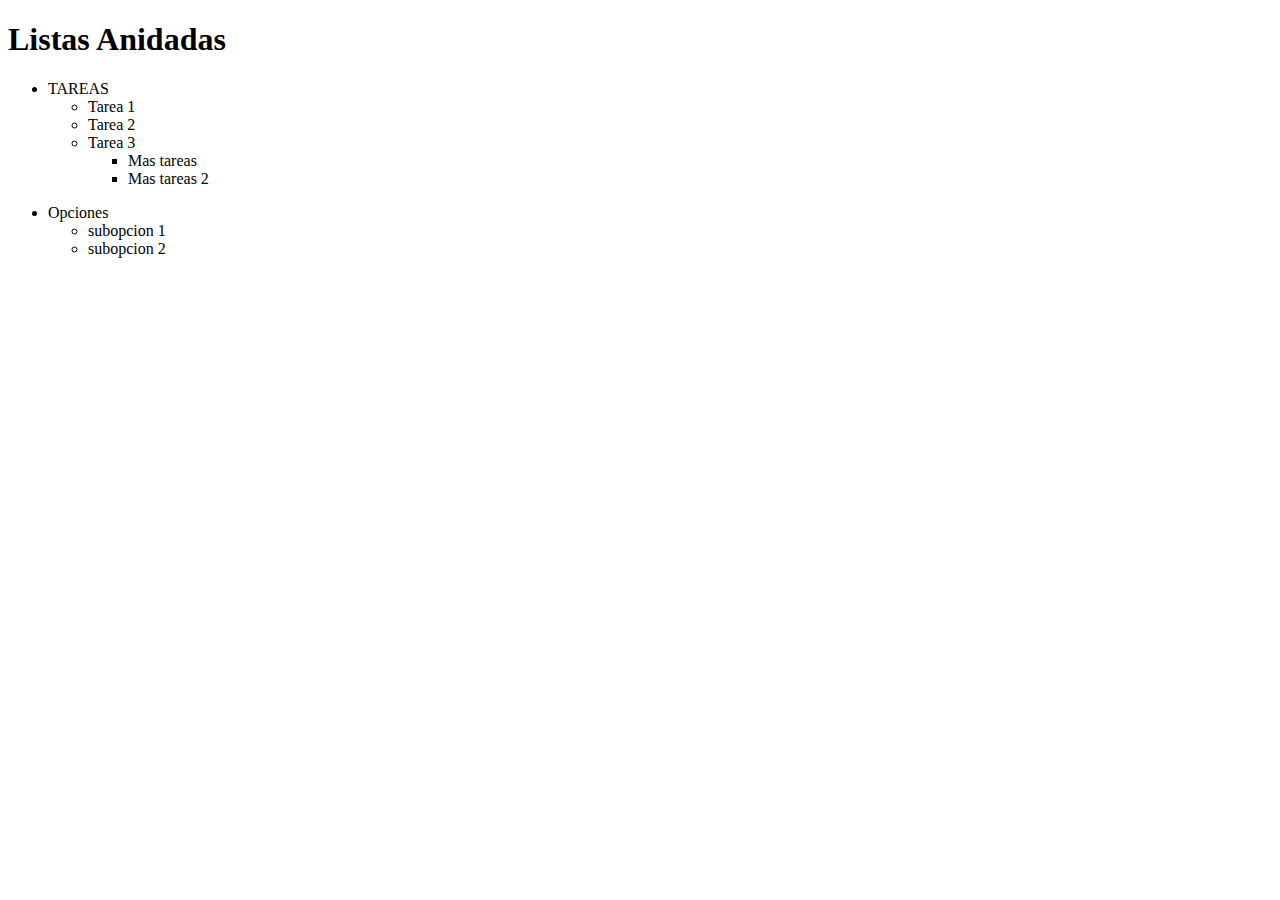
<file: 03. Semestre/01. DESARROLLO WEB/David P/04. Pagina.html>
<!DOCTYPE html>
<html lang="en">
<head>
    <meta charset="UTF-8">
    <meta name="viewport" content="width=device-width, initial-scale=1.0">
    <title>Document</title>
</head>
<h1>Listas Anidadas</h1>
<ul>
    <li>TAREAS</li>
    <ul>
        <li>Tarea 1</li>
        <li>Tarea 2</li>
        <li>Tarea 3</li>
        <ul>
            <li>Mas tareas</li>
            <li>Mas tareas 2</li>   
        </ul>
    </ul>
</ul>
<ul>
    <li>Opciones</li>
        <ul>
            <li>subopcion 1</li>
            <li>subopcion 2</li>
        </ul>
</ul>
<body>
    
</body>
</html>
</file>
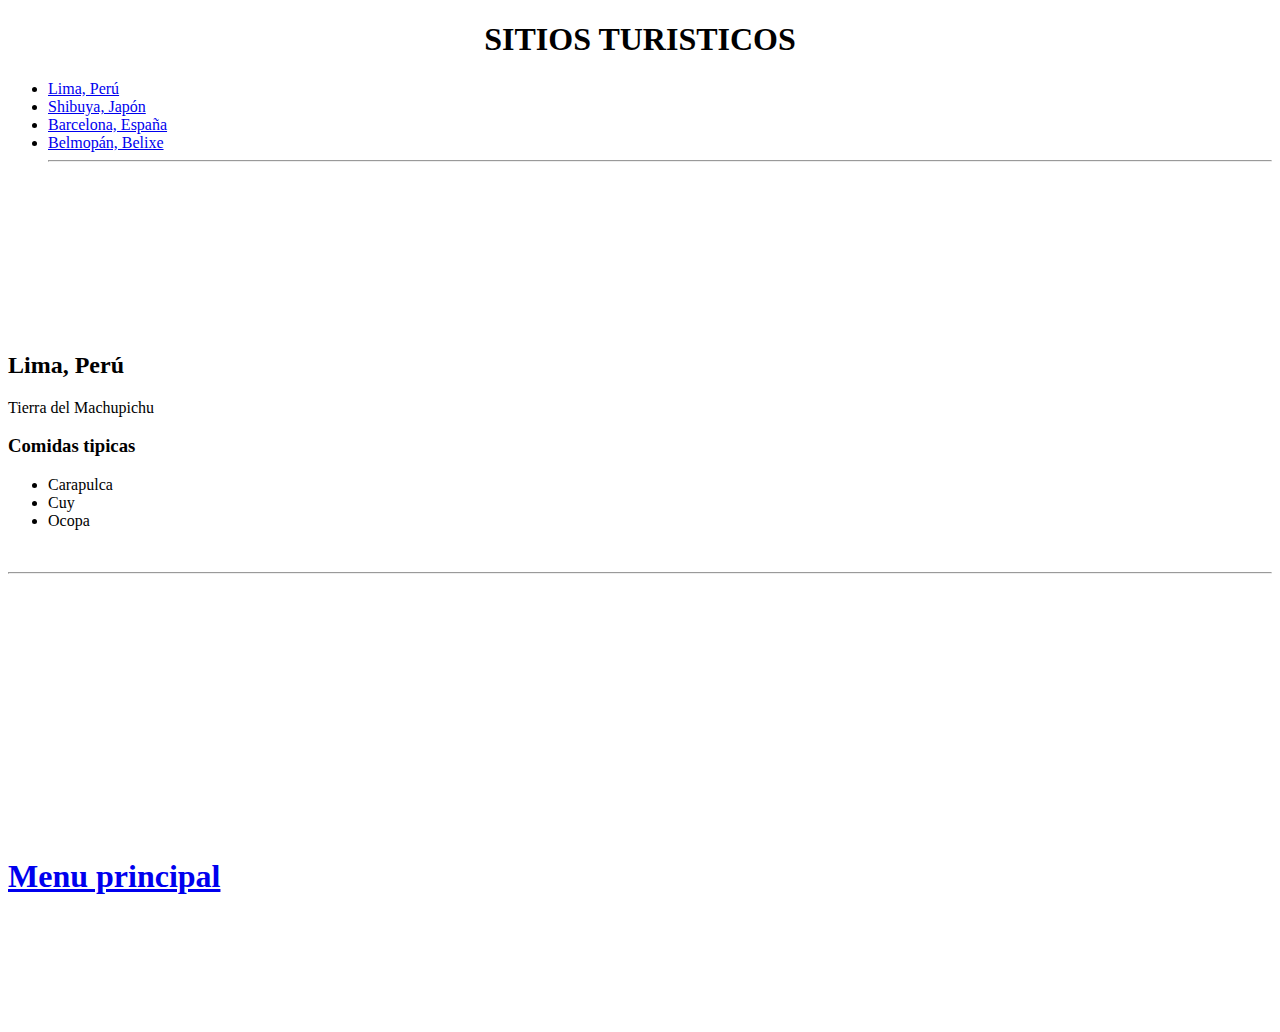
<file: 03. Semestre/01. DESARROLLO WEB/David P/05.SitiosTuristicos.html>
<!DOCTYPE html>
<html lang="en">
<head>
    <meta charset="UTF-8">
    <meta name="viewport" content="width=device-width, initial-scale=1.0">
    <title>TURISTICOS</title>
</head>
<body>
    <header>
    
    <H1><center>SITIOS TURISTICOS</center></H1>
    <nav>
    <ul>
        <section id="Menu">
        <li><a href="#Peru">Lima, Perú</a></li>
        <li><a href="#Japon">Shibuya, Japón</a></li>
        <li><a href="#">Barcelona, España</a></li>
        <li><a href="#">Belmopán, Belixe</a></li>
        <hr><br><br><br><br><br><br><br><br><br>
        </section>
    </ul>
</nav>
</header>
<section id="Peru">
    <h2>Lima, Perú</h2><!--Titulo de la seccion-->
    <p>Tierra del Machupichu</p><!--Descripcion de la ciudad-->
    <h3>Comidas tipicas</h3><!--Atracciones-->
    <ul>
        <li>Carapulca</li>
        <li>Cuy</li>
        <li>Ocopa</li>
    </ul><br><hr>
    <iframe width="420" height="250" src="https://www.youtube.com/embed/mOwUFHiBMLs" title="LA PAMPARA - PERO QUE MALDITO TENIS 🤣🤣🤣#memefunny" frameborder="0" allow="accelerometer; autoplay; clipboard-write; encrypted-media; gyroscope; picture-in-picture; web-share" referrerpolicy="strict-origin-when-cross-origin" allowfullscreen></iframe>
    <br><h1><a href="#Menu">Menu principal</h1></a><br><br><br><br><br><br>
    
</section>


</body>
</html>
</file>
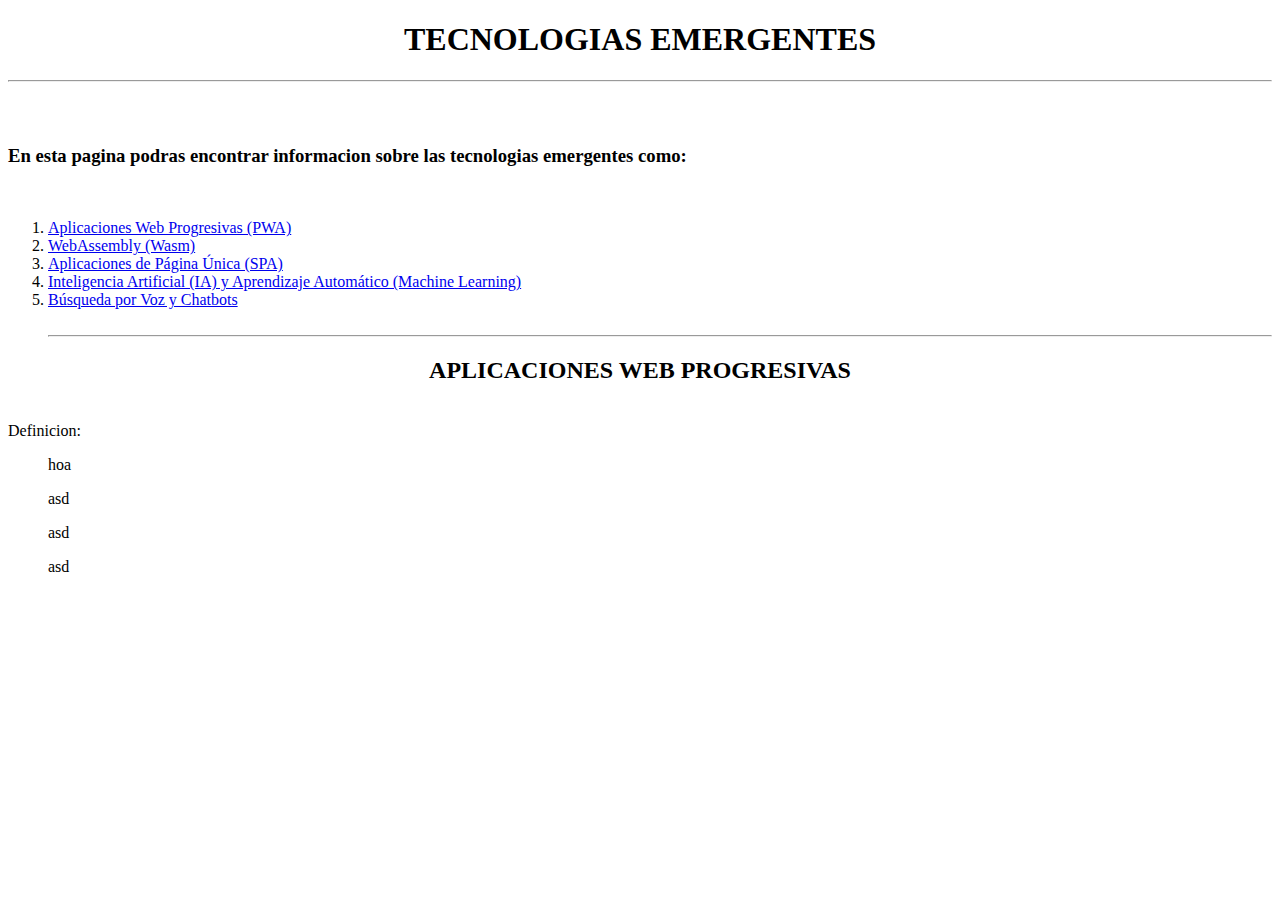
<file: 03. Semestre/01. DESARROLLO WEB/David P/TecEmergentes.html>
<!DOCTYPE html>
<html lang="en">
<head>
    <meta charset="UTF-8">
    <meta name="viewport" content="width=device-width, initial-scale=1.0">
    <title>Tec. Emergentes</title>
</head>
<header>
<body>
    <nav>
    <H1><center>TECNOLOGIAS EMERGENTES</center></H1><hr></hr><br><br>
    <nav>
    <h3>En esta pagina podras encontrar informacion sobre las tecnologias emergentes como:</h3>
    <br>
    <ol>
    <section id="Menu"><!--Este hipervinculo para el retorno a home-->
    <li><a href="PWA">Aplicaciones Web Progresivas (PWA)</a></li>
    <li><a href="WASM">WebAssembly (Wasm)</a></li>
    <li><a href="SPA">Aplicaciones de Página Única (SPA)</a></li>
    <li><a href="IA">Inteligencia Artificial (IA) y Aprendizaje Automático (Machine Learning)</a></li>
    <li><a href="SearchVYC">Búsqueda por Voz y Chatbots</a></li>
    </section><br><hr>
</ol>
</nav>
</header>
    <section id="PWA">
        <h2><center>APLICACIONES WEB PROGRESIVAS</center></h2><br>
        <li>Definicion: </li><!--Aca se coloca la definicion de lo que estamos mostrando-->
    </section>
    <ul>hoa</ul>
    <ul>asd</ul>
    <ul>asd</ul>
    <ul>asd</ul>



</body>
</html>
</file>
<file: 03. Semestre/01. DESARROLLO WEB/Proyecto final/style.css>
body {
  margin: 0;
  font-family: sans-serif;
  background-color: #2b0a0a;
  color: #f5f5f5;
}

header {
  background-color: #400d0d;
  display: flex;
  justify-content: space-between;
  align-items: center;
  padding: 15px 30px;
  flex-wrap: wrap;
}

.logo {
  font-size: 1.5em;
  font-weight: bold;
}

nav a {
  margin-left: 20px;
  text-decoration: none;
  color: #fff;
}

nav .btn {
  background-color: #802020;
  padding: 5px 10px;
  border-radius: 5px;
}

nav a:hover, nav a.active {
  color: #ff8888;
  border-bottom: 2px solid #a52a2a;
}

main {
  display: grid;
  grid-template-columns: 2fr 1fr;
  grid-template-rows: auto auto auto;
  gap: 20px;
  margin: 2% 1% 0;
}

.intro {
  grid-column: 1 / 2;
  grid-row: 1;
  background-color: #4d1a1a;
  padding: 20px;
  border-radius: 10px;
  margin-bottom: 0;
}

.intro h1 {
  font-size: 4.5em;
  margin-bottom: 10px;
}

.intro button {
  background-color: #802020;
  color: white;
  border: none;
  padding: 10px 20px;
  margin-top: 10px;
  border-radius: 5px;
  cursor: pointer;
}

.valoradas {
  grid-column: 1 / 2;
  grid-row: 2;
  background-color: #4d1a1a;
  padding: 15px;
  border-radius: 10px;
  margin-top: 20px;
}

.ultimas {
  grid-column: 2 / 3;
  grid-row: 1 / 3;
  background-color: #4d1a1a;
  padding: 15px;
  border-radius: 10px;
  margin-top: 0;
}

.plataformas {
  grid-column: 1 / 2;
  grid-row: 3;
  background-color: #4d1a1a;
  padding: 15px;
  border-radius: 10px;
  margin-top: 20px;
}

.plataformas h2 {
  font-size: 1.2em;
  margin-bottom: 10px;
}

.plataformas ul {
  list-style: none;
  padding: 0;
  margin: 0;
}

.plataformas li {
  margin-bottom: 8px;
  cursor: pointer;
  transition: color 0.3s;
}

.plataformas li:hover {
  color: #8d1111;
}

.buscar {
  grid-column: 2 / 3;
  grid-row: 3;
  background-color: #4d1a1a;
  padding: 15px;
  border-radius: 10px;
  margin-top: 0;
}

.buscar input[type="text"] {
  width: 90%;
  padding: 10px;
  border: none;
  border-radius: 5px;
  margin-bottom: 15px;
  font-size: 1em;
}

.buscar ul {
  list-style: none;
  padding: 0;
}

.buscar li {
  margin-bottom: 8px;
  cursor: pointer;
  transition: color 0.3s;
}

.buscar li:hover {
  color: #8d1111;
}

.tarjetas {
  display: flex;
  flex-wrap: wrap;
  gap: 10px;
}

.tarjeta {
  background-color: #330a0ac0;
  padding: 10px;
  border-radius: 10px;
  flex: 1 1 45%;
  text-align: center;
  min-width: 100px;
  display: flex;
  flex-direction: column;
  align-items: center;
  transition: transform 0.3s, box-shadow 0.3s;
}

.tarjeta:hover {
  transform: translateY(-5px);
  box-shadow: 0 5px 15px rgba(0, 0, 0, 0.3);
}

.tarjeta .imagen, .tarjeta .imagenV {
  width: 300px;
  aspect-ratio: 4 / 3;
  overflow: hidden;
  border-radius: 10px;
  display: flex;
  justify-content: center;
  align-items: center;
  background-color: #330a0a;
  margin-bottom: 10px;
}

.imagen img, .imagenV img {
  width: 100%;
  height: 100%;
  object-fit: cover;
  transition: transform 0.3s ease;
  border-radius: 10px;
}

.imagen:hover img, .imagenV:hover img {
  transform: scale(1.1);
}

.valoradas .puntuacion {
  background-color: green;
  color: white;
  width: 50px;
  height: 50px;
  font-size: 1.4em;
  margin: 0 auto 5px auto;
  border-radius: 50%;
  display: flex;
  align-items: center;
  justify-content: center;
}


/* Modal */
.modal {
  display: none;
  position: fixed;
  z-index: 10;
  left: 0;
  top: 0;
  width: 100%;
  height: 100%;
  overflow: auto;
  background-color: rgba(0, 0, 0, 0.6);
}

.modal-contenido {
  background-color: #4d1a1a;
  margin: 10% auto;
  padding: 20px;
  border-radius: 10px;
  width: 90%;
  max-width: 400px;
  color: #fff;
}

.modal-contenido input,
.modal-contenido button {
  width: 100%;
  padding: 10px;
  margin-bottom: 10px;
  border: none;
  border-radius: 5px;
  font-size: 1em;
}

.modal-contenido button {
  background-color: #802020;
  color: white;
  cursor: pointer;
}

.modal-contenido button:hover {
  background-color: #a52a2a;
}

.cerrar {
  float: right;
  font-size: 1.5em;
  cursor: pointer;
}

/* Animación del botón */
@keyframes pulse {
  0% {
    transform: scale(1);
    box-shadow: 0 0 0 rgba(255, 255, 255, 0);
  }
  50% {
    transform: scale(1.05);
    box-shadow: 0 0 10px rgba(255, 255, 255, 0.3);
  }
  100% {
    transform: scale(1);
    box-shadow: 0 0 0 rgba(255, 255, 255, 0);
  }
}

.btn, #btn-intro {
  animation: pulse 2s infinite;
  transition: background-color 0.3s;
}

.btn:hover, #btn-intro:hover {
  background-color: #a52a2a;
}

/* Responsividad */
@media (max-width: 768px) {
  main {
    display: flex;
    flex-direction: column;
    gap: 20px;
    margin: 15px;
  }

  header {
    flex-direction: column;
    align-items: flex-start;
    gap: 10px;
    padding: 10px;
  }

  nav {
    width: 100%;
    display: flex;
    flex-wrap: wrap;
    gap: 8px;
  }

  nav a {
    margin-left: 0;
    margin-right: 15px;
  }

  nav a.btn {
    width: 100%;
    text-align: center;
    margin-top: 10px;
  }

  .intro h1 {
    font-size: 2em;
  }

  .valoradas, .ultimas, .plataformas, .buscar {
    grid-column: 1;
    width: 100%;
    margin-top: 0;
  }

  .tarjetas {
    flex-direction: column;
  }

  .tarjeta {
    flex: 1 1 100%;
  }

  .imagen, .imagenV {
    width: 100%;
  }

  .modal-contenido {
    margin: 20% auto;
    width: 85%;
  }
}

.sin-resultados {
  color: #ff8888;
  font-weight: bold;
  text-align: center;
  padding: 10px;
  display: none;
}

.user-badge {
  background-color: #802020;
  padding: 5px 15px;
  border-radius: 20px;
  margin-left: auto;
  margin-right: 20px;
  font-size: 0.9em;
}

@media (max-width: 768px) {
  .user-badge {
    margin: 10px 0;
    width: 100%;
    text-align: center;
  }
}

/* Formulario de reseñas */
.reseña-form {
  background-color: #4d1a1a;
  padding: 20px;
  border-radius: 10px;
  margin-top: 20px;
  grid-column: 1 / -1;
}

#form-reseña {
  display: flex;
  flex-direction: column;
  gap: 15px;
}

#form-reseña select,
#form-reseña input,
#form-reseña textarea {
  padding: 10px;
  border-radius: 5px;
  border: none;
  background-color: #330a0a;
  color: white;
}

#form-reseña textarea {
  min-height: 100px;
  resize: vertical;
}

#form-reseña button {
  background-color: #802020;
  color: white;
  padding: 10px;
  border: none;
  border-radius: 5px;
  cursor: pointer;
}

/* Lista de reseñas */
.reseñas-container {
  grid-column: 1 / -1;
  background-color: #4d1a1a;
  padding: 20px;
  border-radius: 10px;
  margin-top: 20px;
}

.reseña {
  background-color: #330a0a;
  padding: 15px;
  border-radius: 10px;
  margin-bottom: 15px;
}

.reseña h3 {
  color: #ff8888;
  margin-top: 0;
}

.reseña .puntuacion {
  color: gold;
  font-weight: bold;
}

/* Estilos para los nuevos elementos */
[data-auth] { display: none; }  /* Elementos para usuarios logueados */
[data-no-auth] { display: block; } /* Elementos para invitados */

.user-badge {
  background-color: #802020;
  padding: 8px 15px;
  border-radius: 20px;
  color: white;
  margin-left: 15px;
}

.user-badge button {
  background: none;
  border: none;
  color: #ffcccc;
  cursor: pointer;
  margin-left: 10px;
}

#modal-login .modal-contenido {
  background-color: #4d1a1a;
}

.footer {
  background-color: #1a0606;
  color: #ccc;
  padding: 20px 30px;
  text-align: center;
  margin-top: 40px;
  font-size: 0.9em;
}

.footer-content {
  max-width: 1200px;
  margin: 0 auto;
}

.footer-links {
  margin-top: 10px;
}

.footer-links a {
  color: #ccc;
  text-decoration: none;
  margin: 0 10px;
  transition: color 0.3s;
}

.footer-links a:hover {
  color: #8d1111;
}

/* Mantener footer abajo si el contenido es corto */
html, body {
  height: 100%;
  display: flex;
  flex-direction: column;
}

main {
  flex: 1;
}

.tarjeta .imagen, .tarjeta .imagenV {
  width: 100%; /* en lugar de 300px */
  aspect-ratio: 4 / 3;
  overflow: hidden;
  border-radius: 10px;
  display: flex;
  justify-content: center;
  align-items: center;
  background-color: #330a0a;
  margin-bottom: 10px;
}
</file>
<file: 03. Semestre/01. DESARROLLO WEB/tabla-css/style.css>
/*Estilos principales */
body{
    background-color: rgb(0, 0, 0);
    font-family: 'Franklin Gothic Medium', 'Arial Narrow', Arial, sans-serif;
    line-height: 1.6;
    margin: 0;
    padding: 0;
    color: #000000;
    font-size: 1rem;
}

#imagen-scc{
    position: relative; 
    left: 40%; 
}

#parrafo-corte{
    text-justify: auto;
}

header{
    background-color: #95ff87c3;
    color: #000000;
    text-align: center;
    padding: 2rem 1rem;
}

/* Estilo para la sección con id="que-es-css" */
#que-es-css {
    border-radius: 8px;
    background-color: #95ff87c3;
    padding: 1.25rem;
    margin: 1.25rem;
    border-radius: 0.3125rem; /* 5px */
    
}

footer {
    text-align: center;
    padding: 1rem 0;
    background-color: #95ff87c3;
    color:#000000;
}

@media (max-width: 768px) {
    #que-es-css {
        margin: 0.5rem;
    }
}

@media (max-width: 480px) {
    h1 {
        font-size: 1.5rem;
    }
    .destacado {
        padding-left: 1rem;
    }
}

.destacado {
    font-weight: bold;
    color: #080808;
    text-align: left;
    border-left: 5px solid #000000f6;
    padding-left: 1.25rem;
    margin-left: 0;
    
}

h1 {
    font-size: clamp(1.5rem, 4vw, 2.5rem);
}

.menu {
    display: flex;
    justify-content: center;
    gap: 1rem;
    padding: 1rem;
    flex-wrap: wrap;
}

.menu a {
    color: white;
    text-decoration: none;
    font-weight: bold;
}

/* Secciones */
.seccion {
    padding: 1.5rem;
    margin: 1rem auto;
    max-width: 1200px;
}

/* Grid de ventajas */
.grid-ventajas {
    display: grid;
    grid-template-columns: repeat(auto-fit, minmax(250px, 1fr));
    gap: 1.5rem;
    margin-top: 1.5rem;
}

    .ventaja {
        background: #00490584;
        padding: 1.5rem;
        border-radius: 8px;
    }

    /* Ejemplos interactivos */
.ejemplos-container {
    display: flex;
    flex-wrap: wrap;
    gap: 1.5rem;
    justify-content: center;
}

.ejemplo {
    background: #fff;
    border: 1px solid #ddd;
    padding: 2rem;
    border-radius: 8px;
    width: 100%;
    max-width: 350px;
}

.boton-ejemplo {
    background: #4CAF50;
    color: white;
    border: none;
    padding: 0.75rem 1.5rem;
    border-radius: 4px;
    cursor: pointer;
    font-size: 1rem;
}

.container-flex {
    display: flex;
    gap: 0.5rem;
    margin: 1rem 0;
}

.item-flex {
    background: #4CAF50;
    color: white;
    padding: 1rem;
    border-radius: 4px;
    flex: 1;
    text-align: center;
}

.codigo {
    font-family: 'Courier New', monospace;
    background: #f4f4f4;
    padding: 0.5rem;
    border-radius: 4px;
}


/* Estilos específicos para la sección JS */
#que-es-js {
    border-radius: 8px;
    background-color: #95ff87c3;
    padding: 1.25rem;
    margin: 1.25rem;
    border-radius: 0.3125rem; /* 5px */
}

.contador {
    display: flex;
    align-items: center;
    gap: 1rem;
    margin: 1rem 0;
    font-size: 1.5rem;
}

.contador button {
    padding: 0.5rem 1rem;
    font-size: 1rem;
    cursor: pointer;
}

/* Botón de cambio de color */
#cambiar-color {
    background-color: #ff9800; /* Naranja */
    transition: background 0.3s;
}

#cambiar-color:hover {
    background-color: #e65100;
}
/* Estilo base para todas las ventajas */
.ventaja {
    padding: 1.5rem;
    border-radius: 8px;
    color: #000000; /* Texto negro para mejor legibilidad */
}

/* Ventajas de CSS - Verde claro */
#ventajas-css .ventaja {
    background: #e9f5e9; /* Fondo verde claro */
    border-left: 4px solid #4CAF50; /* Borde verde */
}

/* Ventajas de JavaScript - Amarillo claro */
#ventajas-js .ventaja {
    background: #fff8e1; /* Fondo amarillo claro */
    border-left: 4px solid #FFC107; /* Borde amarillo */
}

/* Menú Hamburguesa */
.menu-hamburguesa {
    position: fixed;
    top: 20px;
    left: 20px;
    z-index: 1000;
}

.hamburguesa-icono {
    width: 30px;
    height: 25px;
    display: flex;
    flex-direction: column;
    justify-content: space-between;
    cursor: pointer;
}

.hamburguesa-icono .linea {
    height: 3px;
    background: #000;
    border-radius: 3px;
    transition: all 0.3s;
}

/* Menú Lateral (oculto por defecto) */
.menu-lateral {
    position: fixed;
    top: 0;
    left: -300px; /* Oculta el menú */
    width: 250px;
    height: 100vh;
    background: #95ff87c3;
    box-shadow: 2px 0 5px rgba(0, 0, 0, 0.1);
    transition: left 0.3s;
    padding-top: 70px;
}

.menu-lateral ul {
    list-style: none;
    padding: 0;
}

.menu-lateral li {
    margin: 15px 0;
}

.menu-lateral a {
    color: #000;
    text-decoration: none;
    font-weight: bold;
    padding: 10px 20px;
    display: block;
    transition: background 0.3s;
}

.menu-lateral a:hover {
    background: #4CAF50;
    color: white;
}

/* Clase para mostrar el menú */
.menu-lateral.mostrar {
    left: 0;
}

/* Animación del icono al activarse */
.hamburguesa-icono.activo .linea:nth-child(1) {
    transform: rotate(45deg) translate(5px, 5px);
}
.hamburguesa-icono.activo .linea:nth-child(2) {
    opacity: 0;
}
.hamburguesa-icono.activo .linea:nth-child(3) {
    transform: rotate(-45deg) translate(5px, -5px);
}

/* Ejemplo para overlay */
.overlay {
    position: fixed;
    top: 0;
    left: 0;
    width: 100%;
    height: 100%;
    background: rgba(0, 0, 0, 0.5);
    z-index: 999;
    display: none;
}
</file>
<file: 04.Semestre/04. APLICACIONES WEB/digimon-app/styles.css>
/* styles.css - diseño responsivo y limpio */
:root{
  --bg:#0f1724;
  --card:#0b1220;
  --accent:#ffb86b;
  --muted:#94a3b8;
  --glass: rgba(255,255,255,0.03);
  --radius:12px;
  --gap:12px;
  font-family: Inter, system-ui, "Segoe UI", Roboto, Helvetica, Arial, sans-serif;
}

*{box-sizing:border-box}
html,body,#appRoot{height:100%;margin:0;background:linear-gradient(180deg,#071027,var(--bg));color:#e6eef8}
body{display:flex;flex-direction:column;min-height:100vh}

/* MENU */
.menu{display:flex;align-items:center;justify-content:space-between;padding:10px 14px;background:linear-gradient(90deg,rgba(255,255,255,0.02),transparent);backdrop-filter: blur(6px)}
.logo{margin:0;font-size:1.1rem}
.menu-tabs button{background:transparent;border:0;padding:8px 10px;margin-right:6px;color:var(--muted);border-radius:8px;cursor:pointer}
.menu-tabs button.active{background:var(--glass);color:var(--accent);box-shadow:0 4px 10px rgba(0,0,0,0.4)}
.menu-actions{display:flex;gap:8px;align-items:center}
#searchInput{padding:8px;border-radius:10px;border:0;min-width:160px}

/* ROOT */
.app-root{padding:16px;flex:1;overflow:auto}

/* GRID LIST */
.grid{display:grid;grid-template-columns:repeat(auto-fill,minmax(160px,1fr));gap:12px}
.card{background:linear-gradient(180deg, rgba(255,255,255,0.02), rgba(0,0,0,0.05));padding:10px;border-radius:var(--radius);display:flex;flex-direction:column;align-items:center;text-align:center;gap:8px;box-shadow:0 6px 18px rgba(2,6,23,0.6)}
.card img{width:120px;height:120px;object-fit:contain;border-radius:8px;max-width:100%}

/* small images */
.card .name{font-weight:600}
.card .level{font-size:0.85rem;color:var(--muted)}

/* detalle modal / panel */
.panel{background:linear-gradient(180deg,#071228,#041225);padding:16px;border-radius:14px;box-shadow:0 8px 30px rgba(0,0,0,0.6)}
.detail-img{width:220px;height:220px;object-fit:contain;margin:0 auto}

/* buttons */
.btn{padding:8px 12px;border-radius:10px;border:0;cursor:pointer}
.btn-outline{background:transparent;border:1px solid rgba(255,255,255,0.04);color:var(--muted)}
.btn-accent{background:var(--accent);color:#071226}

/* responsive tweaks */
@media (max-width:600px){
  .menu{flex-direction:column;align-items:flex-start;gap:8px}
  .menu-actions{width:100%}
  #searchInput{width:100%}
}
</file>
<file: 03. Semestre/01. DESARROLLO WEB/Codigo/Bloques de css/style.css>
/* Estilos base para todos los div */
div {
    position: absolute;      /* Posicionamiento absoluto respecto al contenedor posicionado más cercano */
    border: 2px solid #000000; /* Borde negro de 2px para todos los div */
}

/* Bloque 1 - Estilo principal */
div.bloque1 {
    background-color: #ebf0f9; /* Color de fondo azul claro/grisáceo */
    width: 353px;             /* Ancho del bloque */
    height: 113px;            /* Altura del bloque */
    top: 100px;               /* Posición desde el borde superior de la página/contenedor */
    left: 56px;               /* Posición desde el borde izquierdo de la página/contenedor */
    z-index: 800;             /* Nivel de apilamiento (alto, aparecerá sobre elementos con z-index menor) */
}

/* Bloque 2 - Estilo principal */
div.bloque2 {
    background-color: #c5e0b4; /* Color de fondo verde claro */
    width: 350px;             /* Ancho del bloque */
    height: 200px;            /* Altura del bloque */
    top: 144px;               /* Posición vertical respecto al borde superior */
    left: 300px;              /* Posición horizontal respecto al borde izquierdo */
    z-index: 2333;            /* Nivel de apilamiento muy alto (el más prioritario actualmente) */
}

/* Bloque 3 - Estilo principal */
div.bloque3 {
    background-color: #ffe699; /* Color de fondo amarillo claro */
    width: 397px;             /* Ancho del bloque */
    height: 116px;           /* Altura del bloque */
    top: 374px;              /* Posición desde la parte superior */
    left: 20px;              /* Posición desde la izquierda */
    z-index: 1;              /* Nivel de apilamiento bajo (aparecerá detrás de elementos con z-index mayor) */
}

/* Elemento hijo 1 dentro del Bloque 2 */
div.bloque2 div.hijo1 {
    background-color: #5b9ad5; /* Color de fondo azul */
    width: 266px;             /* Ancho del elemento */
    height: 98px;             /* Altura del elemento */
    top: 120px;               /* Posición vertical relativa al padre (bloque2) */
    left: 15px;               /* Posición horizontal relativa al padre (bloque2) */
    z-index: 90;              /* Nivel de apilamiento (dentro del contexto del padre) */
}

/* Elemento hijo 2 dentro del Bloque 2 */
div.bloque2 div.hijo2 {
    background-color: #d0cece; /* Color de fondo gris */
    width: 143px;             /* Ancho del elemento */
    height: 296px;            /* Altura del elemento */
    top: 33px;                /* Posición vertical relativa al padre */
    left: 126px;              /* Posición horizontal relativa al padre */
    z-index: 100;             /* Nivel de apilamiento mayor que hijo1 (se superpondrá sobre él) */
}

/* Elemento hijo 3 dentro del Bloque 2 */
div.bloque2 div.hijo3 {
    background-color: #ffb9b9; /* Color de fondo rosa claro */
    width: 176px;             /* Ancho del elemento */
    height: 99px;             /* Altura del elemento */
    top: 278px;               /* Posición vertical relativa al padre */
    left: 105px;              /* Posición horizontal relativa al padre */
    z-index: 10;              /* Nivel de apilamiento bajo (aparecerá detrás de hijo1 y hijo2) */
}

/* Estilo para un párrafo con ID específico */
#parrafo {
    right: 600px;            /* Posición desde el borde derecho de la página/contenedor */
    font-size: 22px;         /* Tamaño de fuente grande */
    top: 560px;              /* Posición desde la parte superior */
    color: rgb(10, 100, 2);  /* Color de texto verde oscuro */
}
</file>
